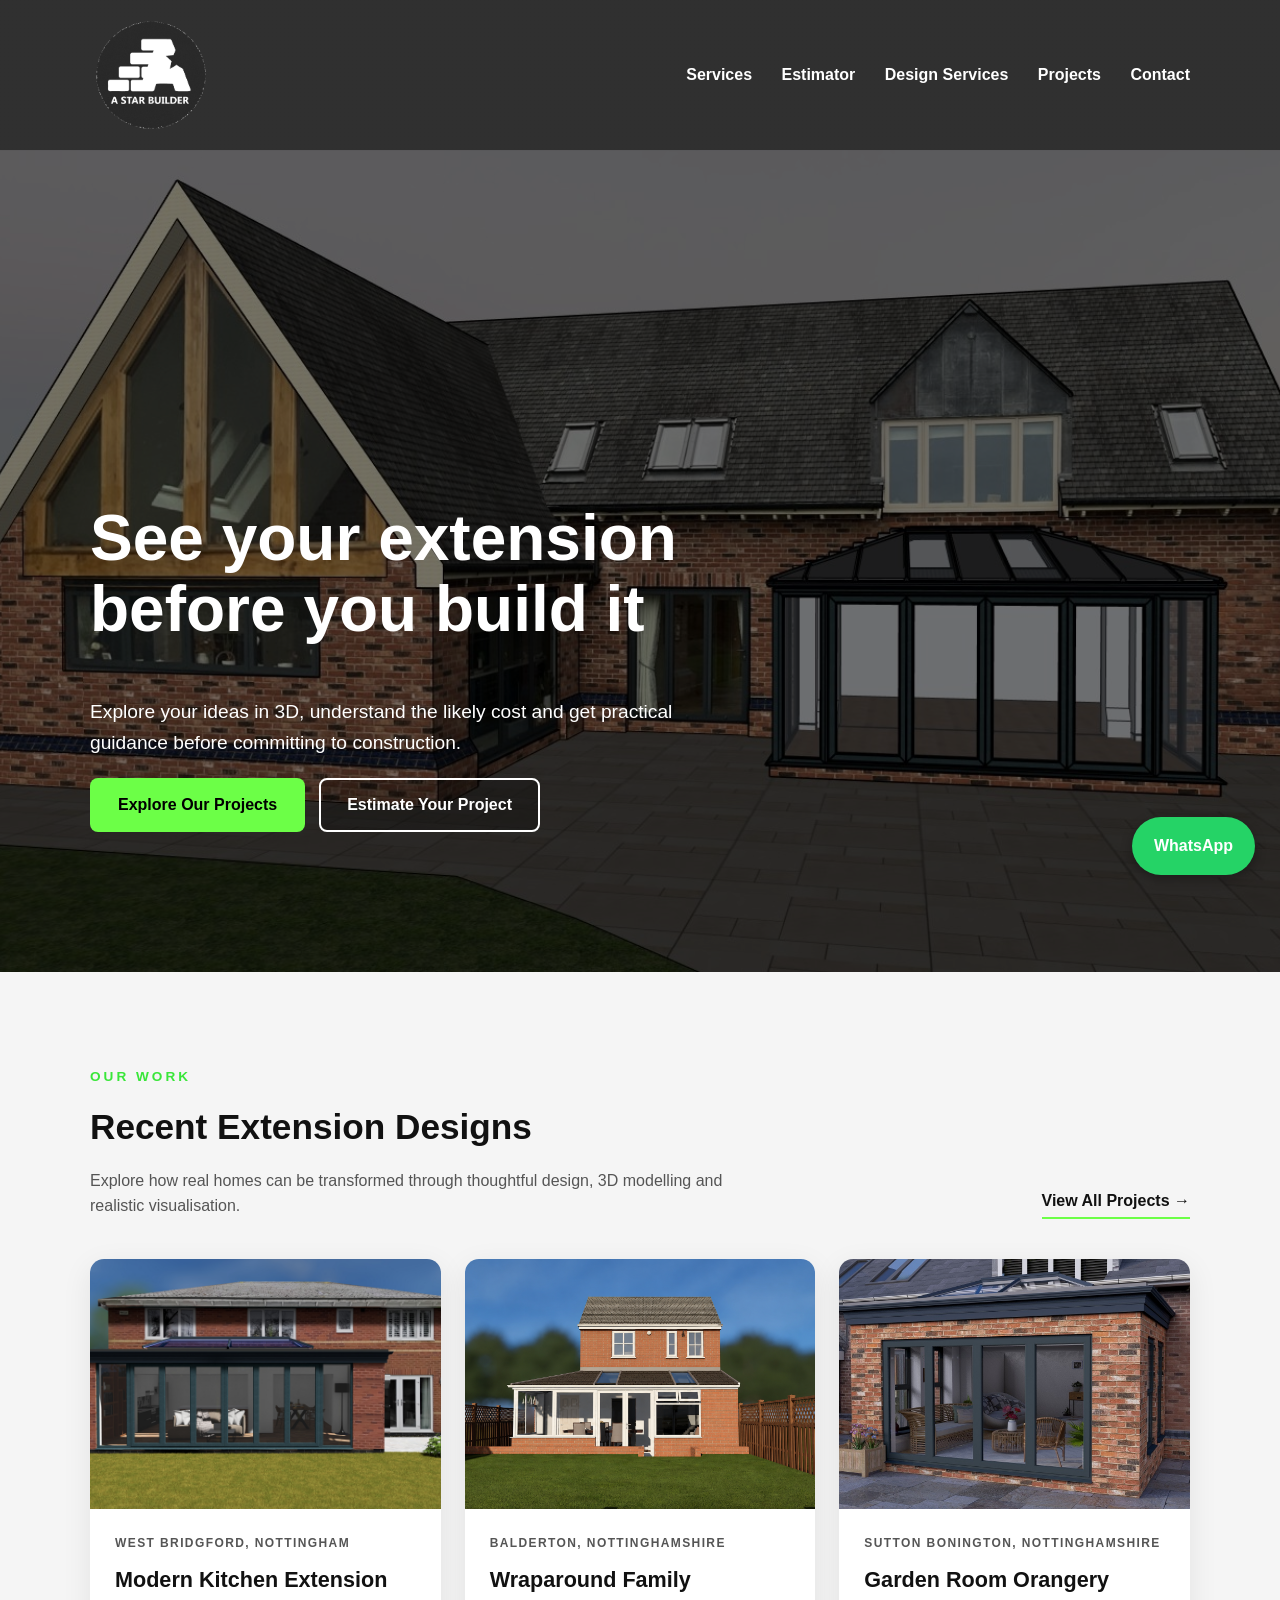
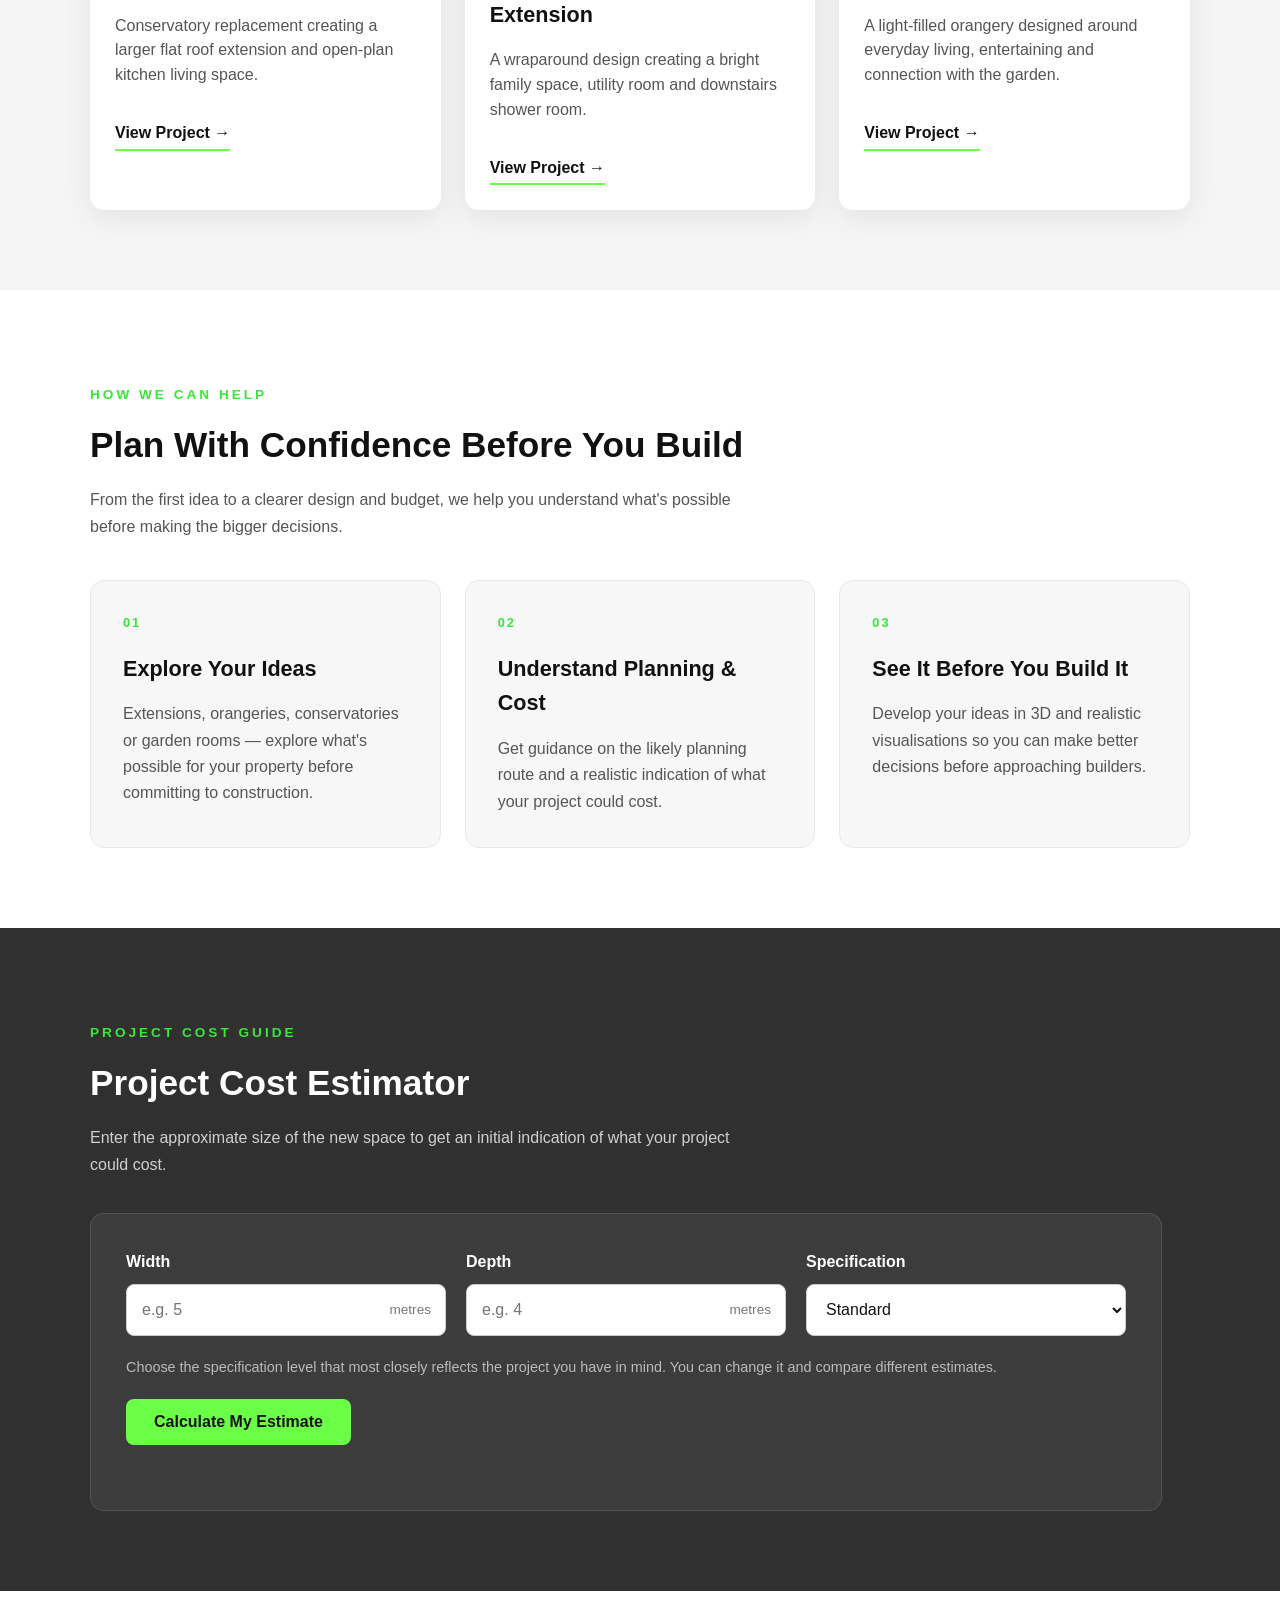
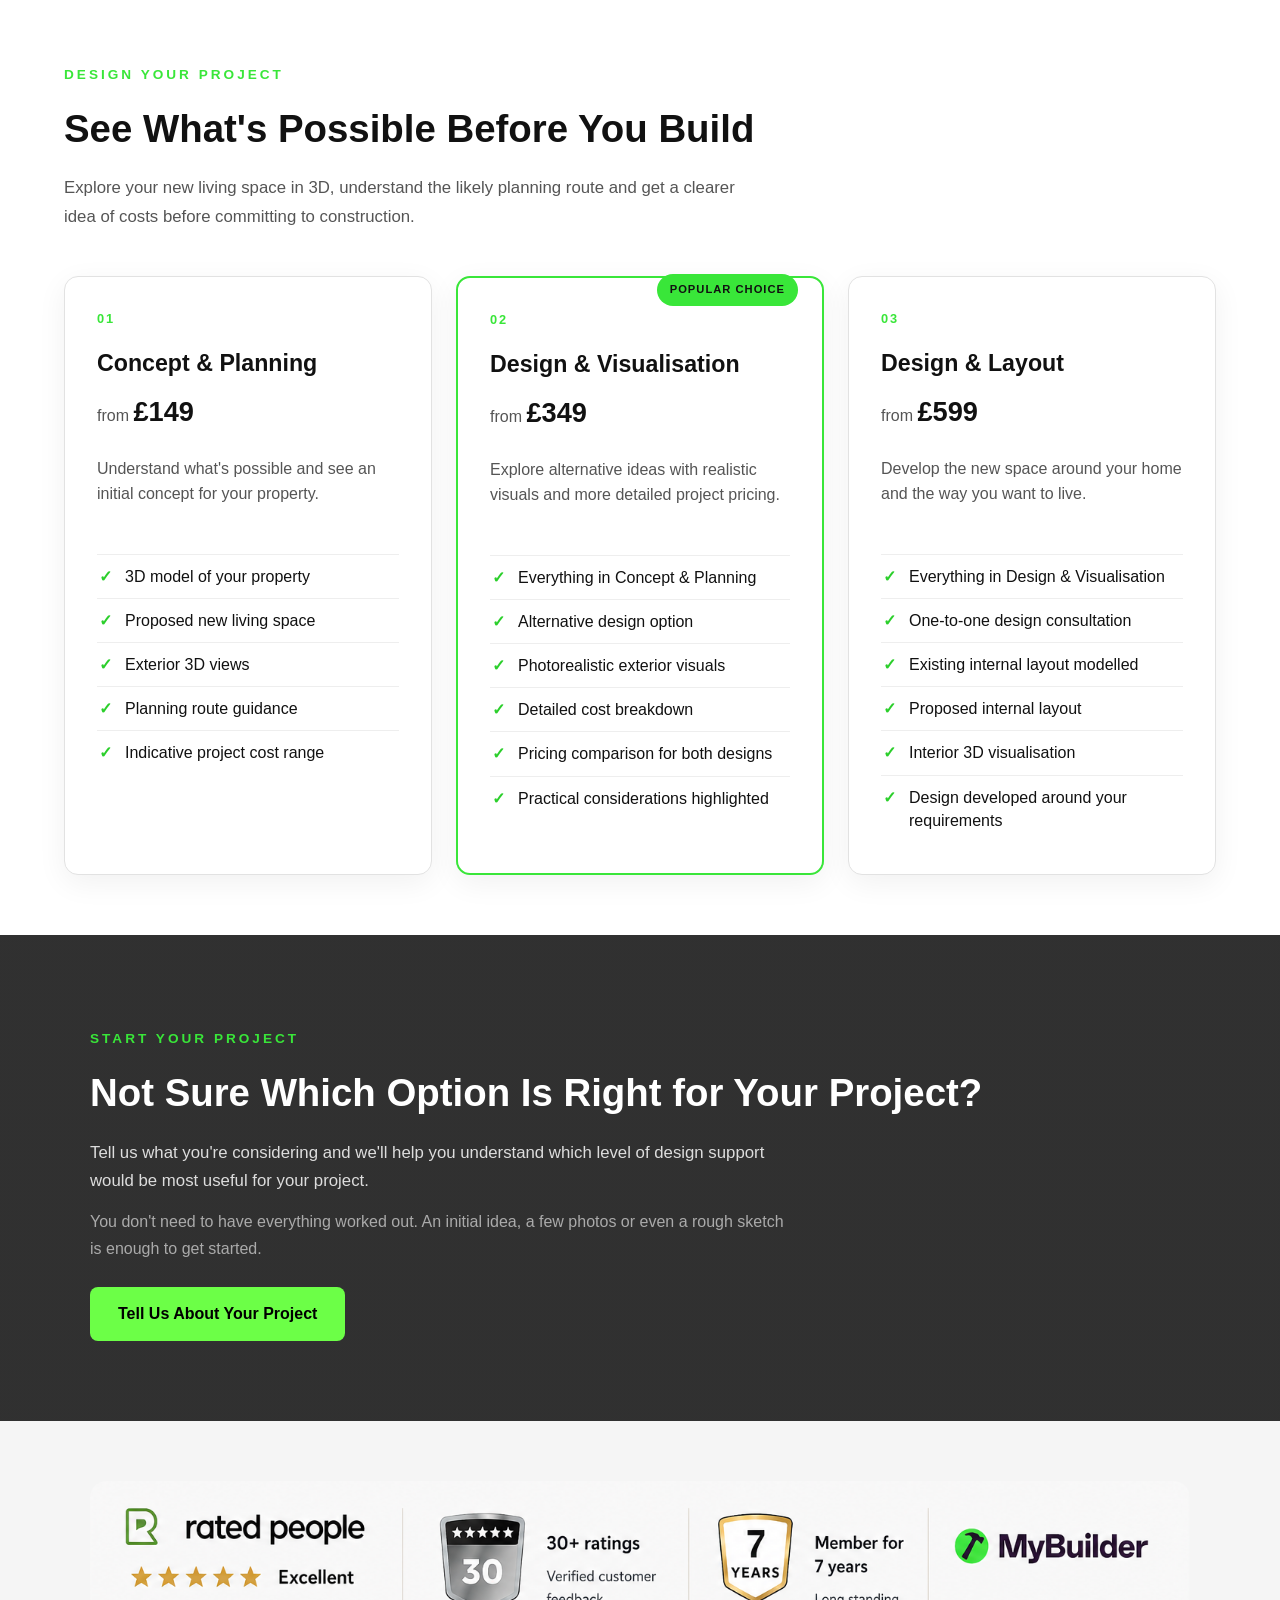
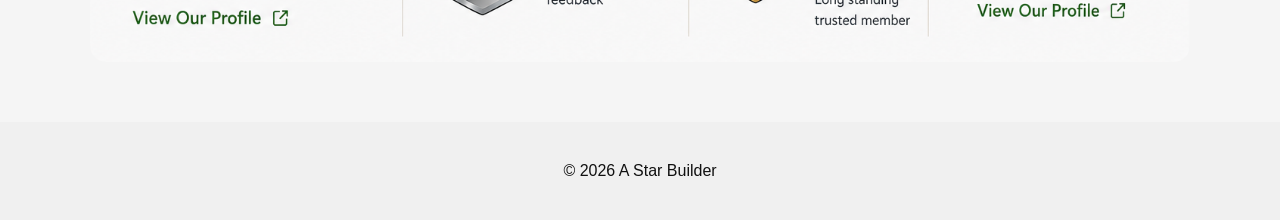
<file: index.html>
<!DOCTYPE html>
<html lang="en">
<head>
  <meta charset="UTF-8">
  <meta name="viewport" content="width=device-width, initial-scale=1.0">
  <title>A Star Builder | Extensions & Design Visualisation</title>
  <link rel="stylesheet" href="styles.css?v=7">
</head>
  
<body>

  <header>
    <div class="container">
      <div class="logo-container">
  <img src="logo.png" alt="A Star Builder Logo" style="height:120px;">
</div>
      <nav>
        <a href="#services">Services</a>
        <a href="#calculator">Estimator</a>
        <a href="#sketchup">Design Services</a>
        <a href="projects.html">Projects</a>
        <a href="#contact">Contact</a>
      </nav>
    </div>
  </header>

  <section class="hero">
    <div class="container">
      <h2>See your extension before you build it</h2>
      <p>Explore your ideas in 3D, understand the likely cost and get practical guidance before committing to construction.</p>
      <div class="hero-buttons">
    <a href="projects.html" class="btn">Explore Our Projects</a>
    <a href="#calculator" class="btn btn-secondary">Estimate Your Project</a>
</div>
    </div>
  </section>
  
<!-- FEATURED PROJECTS -->

<section class="featured-projects section">
    <div class="container">

        <p class="project-label">OUR WORK</p>

        <div class="featured-projects-heading">
            <div>
                <h2>Recent Extension Designs</h2>
                <p>
                    Explore how real homes can be transformed through thoughtful
                    design, 3D modelling and realistic visualisation.
                </p>
            </div>

            <a href="projects.html" class="project-link">
                View All Projects →
            </a>
        </div>


        <div class="featured-project-grid">

            <!-- WEST BRIDGFORD -->

            <article class="featured-project-card">

                <a href="project-west-bridgford.html">
                    <img src="projects/west-bridgford-extension/f8.jpg"
                         alt="Modern kitchen extension in West Bridgford">
                </a>

                <div class="featured-project-content">

                    <p class="project-location">
                        WEST BRIDGFORD, NOTTINGHAM
                    </p>

                    <h3>Modern Kitchen Extension</h3>

                    <p>
                        Conservatory replacement creating a larger flat roof
                        extension and open-plan kitchen living space.
                    </p>

                    <a href="project-west-bridgford.html"
                       class="project-link">
                        View Project →
                    </a>

                </div>

            </article>


            <!-- BALDERTON -->

            <article class="featured-project-card">

                <a href="project-balderton.html">
                    <img src="projects/balderton-extension/p8.png"
                         alt="Wraparound family extension in Balderton">
                </a>

                <div class="featured-project-content">

                    <p class="project-location">
                        BALDERTON, NOTTINGHAMSHIRE
                    </p>

                    <h3>Wraparound Family Extension</h3>

                    <p>
                        A wraparound design creating a bright family space,
                        utility room and downstairs shower room.
                    </p>

                    <a href="project-balderton.html"
                       class="project-link">
                        View Project →
                    </a>

                </div>

            </article>


            <!-- SUTTON BONINGTON -->

            <article class="featured-project-card">

                <a href="project-sutton-bonington.html">
                    <img src="projects/sutton-bonington-extension/w8.jpg"
                         alt="Garden room orangery in Sutton Bonington">
                </a>

                <div class="featured-project-content">

                    <p class="project-location">
                        SUTTON BONINGTON, NOTTINGHAMSHIRE
                    </p>

                    <h3>Garden Room Orangery</h3>

                    <p>
                        A light-filled orangery designed around everyday
                        living, entertaining and connection with the garden.
                    </p>

                    <a href="project-sutton-bonington.html"
                       class="project-link">
                        View Project →
                    </a>

                </div>

            </article>

        </div>

    </div>
</section>
  
  <section id="services" class="section services-section">
    <div class="container">

        <p class="service-label">HOW WE CAN HELP</p>
        <h2>Plan With Confidence Before You Build</h2>

        <p class="services-intro">
            From the first idea to a clearer design and budget, we help you understand
            what's possible before making the bigger decisions.
        </p>

        <div class="services-grid">

            <div class="service-card">
                <p class="service-number">01</p>
                <h3>Explore Your Ideas</h3>
                <p>
                    Extensions, orangeries, conservatories or garden rooms —
                    explore what's possible for your property before committing
                    to construction.
                </p>
            </div>

            <div class="service-card">
                <p class="service-number">02</p>
                <h3>Understand Planning &amp; Cost</h3>
                <p>
                    Get guidance on the likely planning route and a realistic
                    indication of what your project could cost.
                </p>
            </div>

            <div class="service-card">
                <p class="service-number">03</p>
                <h3>See It Before You Build It</h3>
                <p>
                    Develop your ideas in 3D and realistic visualisations so you
                    can make better decisions before approaching builders.
                </p>
            </div>

        </div>

    </div>
</section>

  <section id="calculator" class="section dark estimator-section">
    <div class="container">

        <p class="estimator-label">PROJECT COST GUIDE</p>
        <h2>Project Cost Estimator</h2>

        <p class="estimator-intro">
            Enter the approximate size of the new space to get an initial indication
            of what your project could cost.
        </p>

        <div class="estimator-box">

            <div class="estimator-fields">

                <div class="estimator-field">
                    <label for="width">Width</label>
                    <div class="input-with-unit">
                        <input type="number" id="width" min="1" step="0.1" placeholder="e.g. 5">
                        <span>metres</span>
                    </div>
                </div>

                <div class="estimator-field">
                    <label for="depth">Depth</label>
                    <div class="input-with-unit">
                        <input type="number" id="depth" min="1" step="0.1" placeholder="e.g. 4">
                        <span>metres</span>
                    </div>
                </div>

                <div class="estimator-field">
                    <label for="quality">Specification</label>
                    <select id="quality">
                        <option value="2200">Value</option>
                        <option value="2800" selected>Standard</option>
                        <option value="3500">Premium</option>
                    </select>
                </div>

            </div>

            <p class="estimator-note">
                Choose the specification level that most closely reflects the project
                you have in mind. You can change it and compare different estimates.
            </p>

            <button class="estimator-button" onclick="calculate()">
                Calculate My Estimate
            </button>

            <div id="result" class="estimator-result"></div>

        </div>

    </div>
</section>

  <section id="sketchup" class="section">
    <div class="container design-services">

    <p class="service-label">DESIGN YOUR PROJECT</p>

    <h2>See What's Possible Before You Build</h2>

    <p class="service-intro">
        Explore your new living space in 3D, understand the likely planning route
        and get a clearer idea of costs before committing to construction.
    </p>

    <div class="design-package-grid">

        <!-- PACKAGE 1 -->
        <div class="design-package">
            <p class="package-number">01</p>
            <h3>Concept &amp; Planning</h3>
            <p class="package-price">from <strong>£149</strong></p>

            <p class="package-description">
                Understand what's possible and see an initial concept for your property.
            </p>

            <ul class="package-features">
                <li>3D model of your property</li>
                <li>Proposed new living space</li>
                <li>Exterior 3D views</li>
                <li>Planning route guidance</li>
                <li>Indicative project cost range</li>
            </ul>
        </div>

        <!-- PACKAGE 2 -->
        <div class="design-package featured-package">
            <p class="package-badge">POPULAR CHOICE</p>
            <p class="package-number">02</p>
            <h3>Design &amp; Visualisation</h3>
            <p class="package-price">from <strong>£349</strong></p>

            <p class="package-description">
                Explore alternative ideas with realistic visuals and more detailed project pricing.
            </p>

            <ul class="package-features">
                <li>Everything in Concept &amp; Planning</li>
                <li>Alternative design option</li>
                <li>Photorealistic exterior visuals</li>
                <li>Detailed cost breakdown</li>
                <li>Pricing comparison for both designs</li>
                <li>Practical considerations highlighted</li>
            </ul>
        </div>

        <!-- PACKAGE 3 -->
        <div class="design-package">
            <p class="package-number">03</p>
            <h3>Design &amp; Layout</h3>
            <p class="package-price">from <strong>£599</strong></p>

            <p class="package-description">
                Develop the new space around your home and the way you want to live.
            </p>

            <ul class="package-features">
                <li>Everything in Design &amp; Visualisation</li>
                <li>One-to-one design consultation</li>
                <li>Existing internal layout modelled</li>
                <li>Proposed internal layout</li>
                <li>Interior 3D visualisation</li>
                <li>Design developed around your requirements</li>
            </ul>
        </div>

    </div>

    

</div>
</section>

  <section id="contact" class="section dark">
  <div class="container">
    <p class="contact-label">START YOUR PROJECT</p>

    <h2>Not Sure Which Option Is Right for Your Project?</h2>
    <p class="contact-intro">
  Tell us what you're considering and we'll help you understand which level
  of design support would be most useful for your project.
</p>

    <p class="contact-reassurance">
      You don't need to have everything worked out. An initial idea, a few photos
      or even a rough sketch is enough to get started.
    </p>

    <a class="btn" href="mailto:info@astarbuilder.co.uk">
      Tell Us About Your Project
    </a>
  </div>
</section>
   
    </a>
  </div>
</section>
  
  <section class="trust-section">
  <div class="container">

   <a href="https://www.ratedpeople.com/profile/edgars-staltmanis" target="_blank">

  <img src="trust-banner.png"
       alt="Rated People and MyBuilder Trust Banner"
       class="trust-banner">

</a>
  </div>
</section>
  
  <footer>
    <p>© 2026 A Star Builder</p>
  </footer>

  <script src="script.js?v=2"></script>
  <a href="https://wa.me/447548393451" 
   class="whatsapp-button" 
   target="_blank">

   WhatsApp

</a>
</body>
</html>
</file>
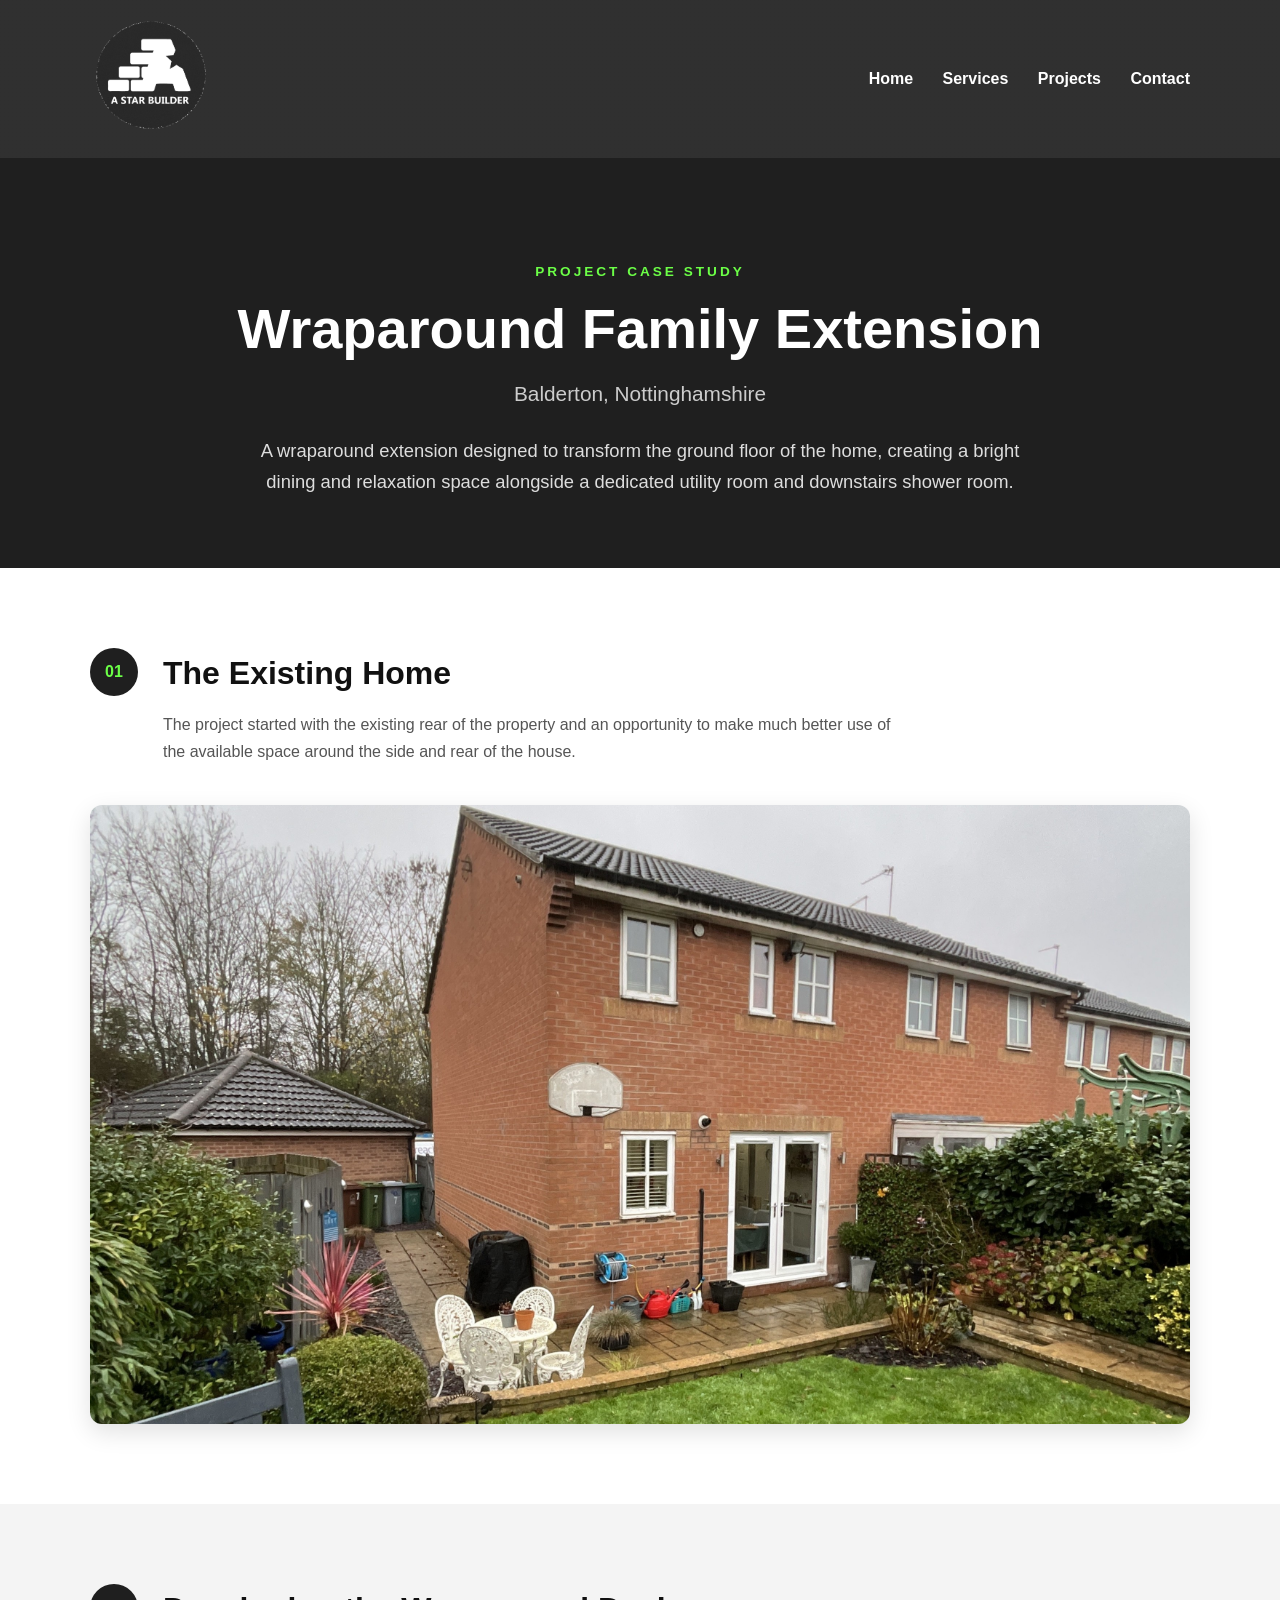
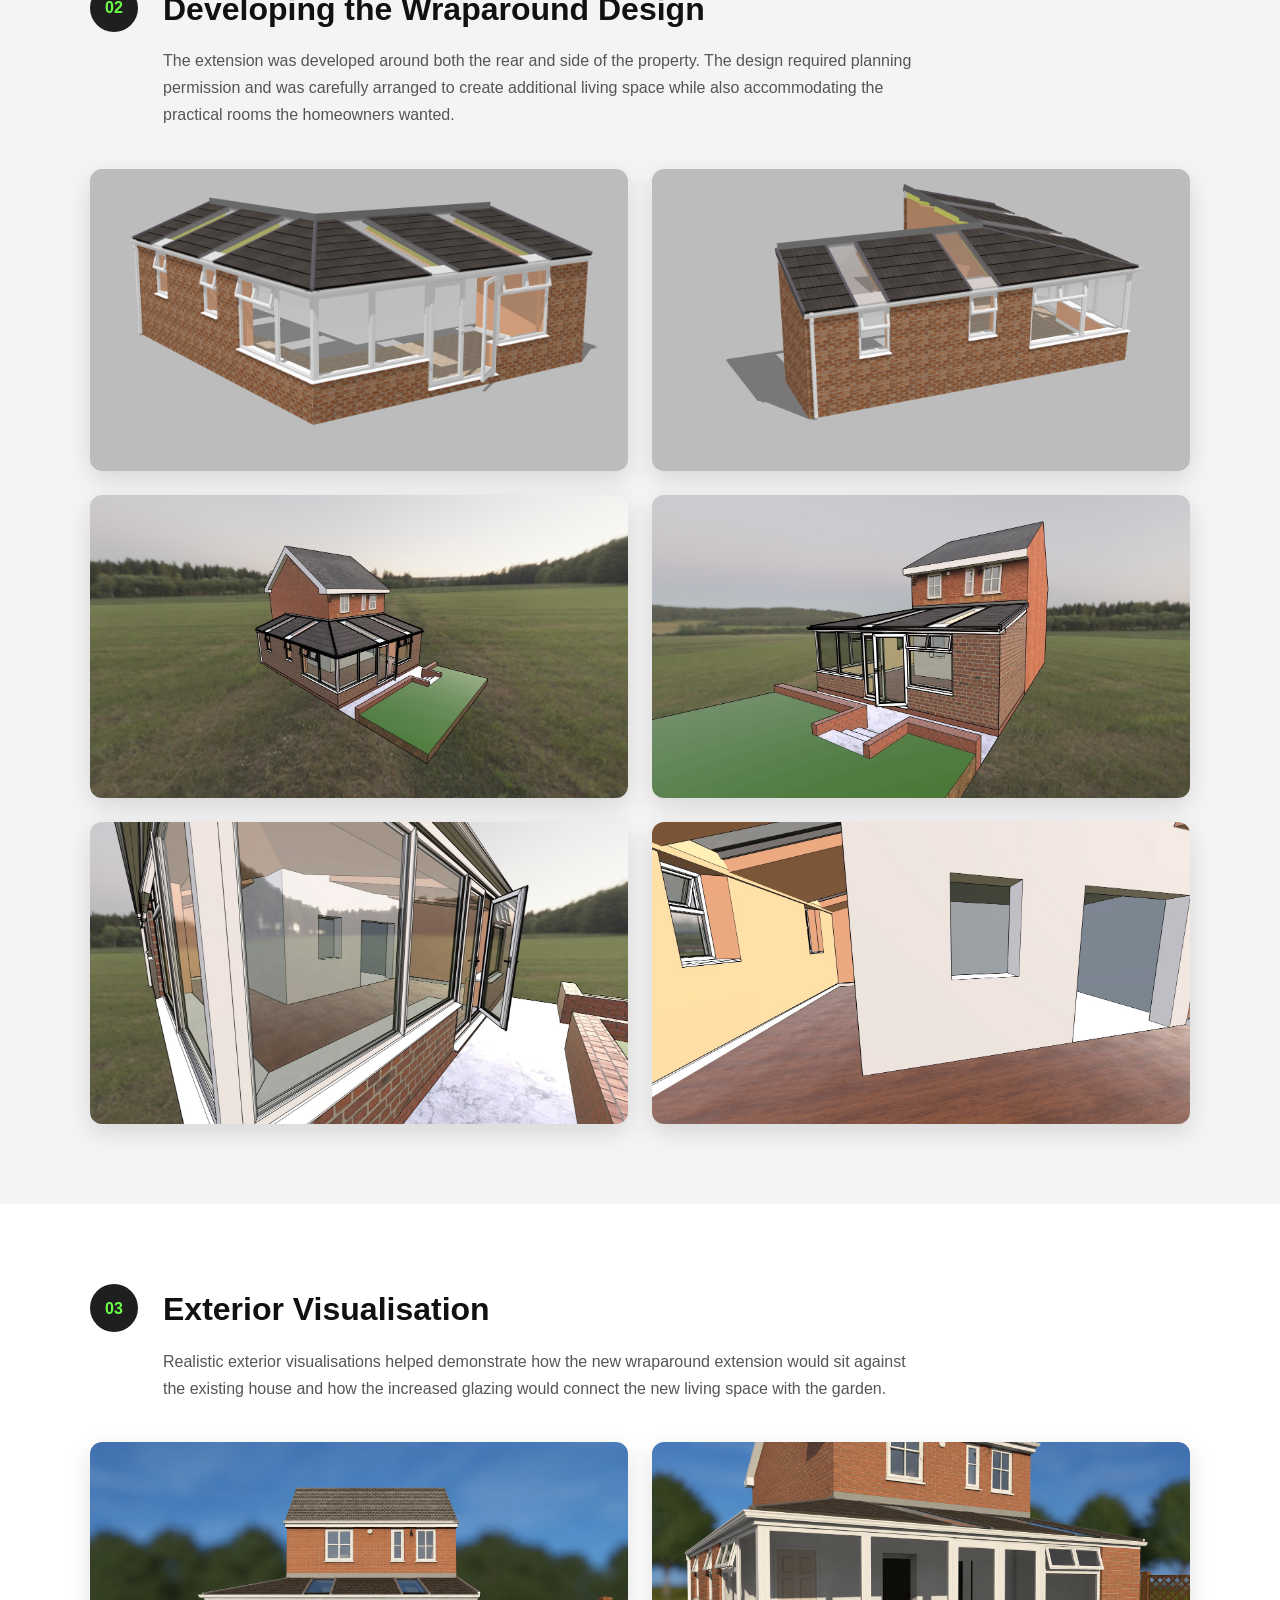
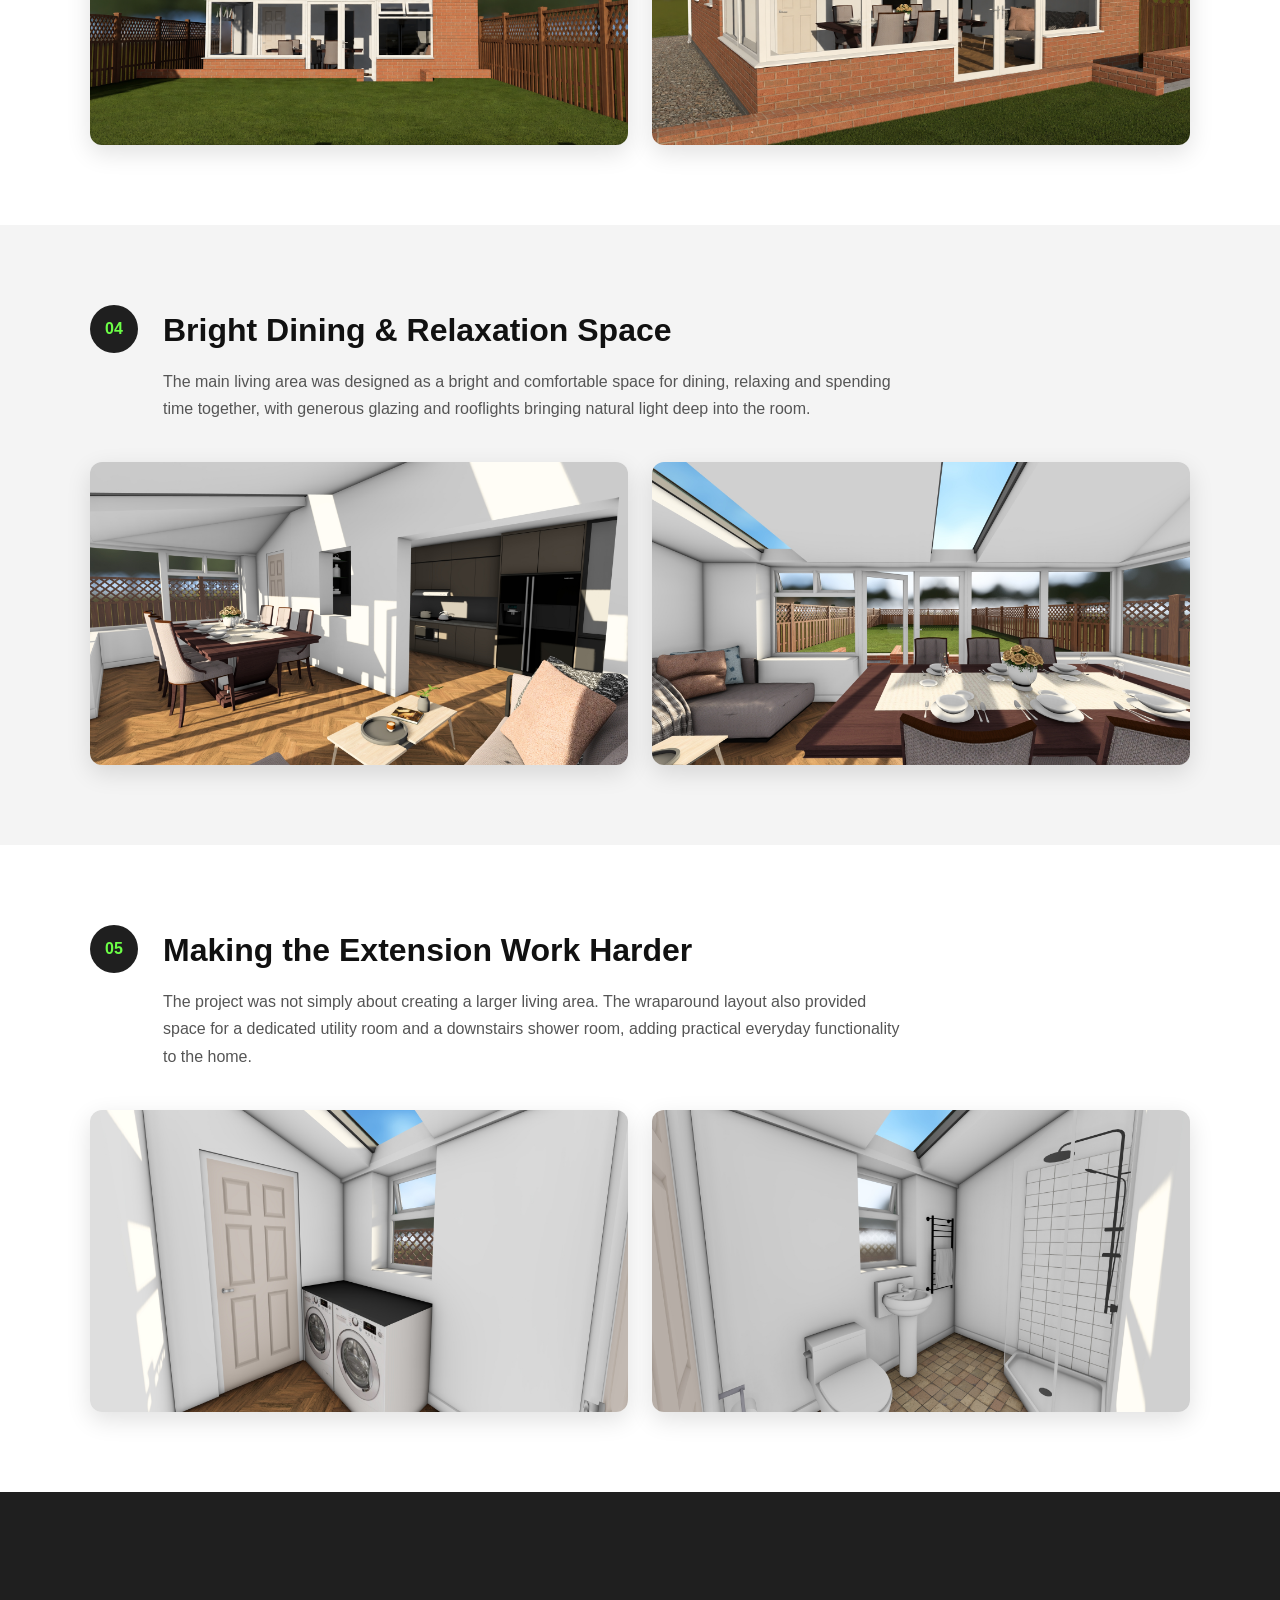
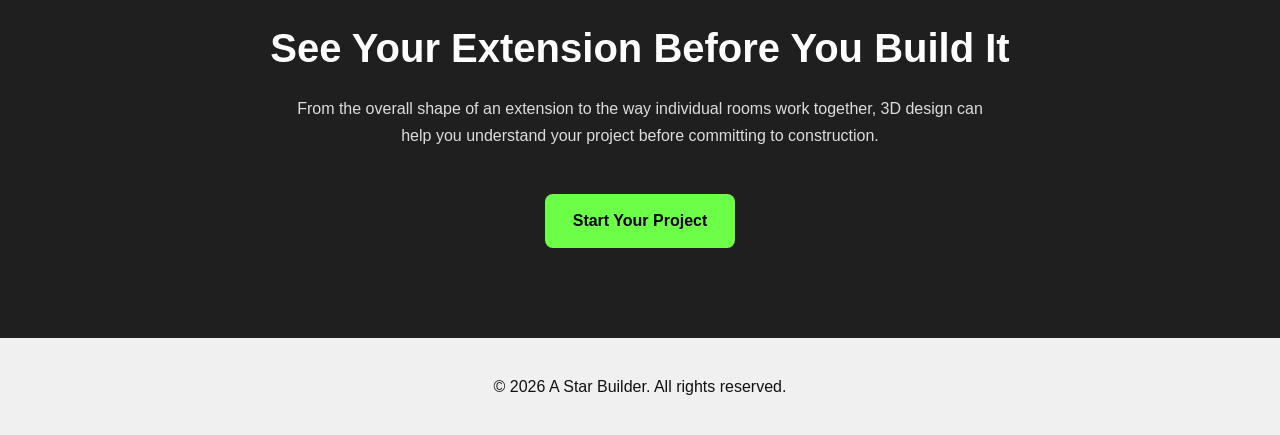
<file: project-balderton.html>
<!DOCTYPE html>
<html lang="en">

<head>
  <meta charset="UTF-8">
  <meta name="viewport" content="width=device-width, initial-scale=1.0">

  <title>Wraparound Family Extension | Balderton | A Star Builder</title>

  <meta name="description"
        content="Explore the design of a wraparound extension in Balderton, Nottinghamshire, creating a bright dining and living area, utility room and downstairs shower room.">

  <link rel="stylesheet" href="styles.css">
</head>


<body>

<!-- HEADER -->

<header>
  <div class="container">

    <a href="index.html">
      <img src="logo.png"
           alt="A Star Builder"
           style="height:120px; width:auto;">
    </a>

    <nav>
      <a href="index.html">Home</a>
      <a href="index.html#services">Services</a>
      <a href="projects.html">Projects</a>
      <a href="index.html#contact">Contact</a>
    </nav>

  </div>
</header>


<!-- PROJECT INTRO -->

<section class="project-hero">
  <div class="container">

    <p class="project-label">PROJECT CASE STUDY</p>

    <h1>Wraparound Family Extension</h1>

    <h2>Balderton, Nottinghamshire</h2>

    <p class="project-intro">
      A wraparound extension designed to transform the ground floor of the
      home, creating a bright dining and relaxation space alongside a
      dedicated utility room and downstairs shower room.
    </p>

  </div>
</section>


<!-- 01 EXISTING HOME -->

<section class="project-section">
  <div class="container">

    <div class="project-heading">
      <span>01</span>

      <div>
        <h2>The Existing Home</h2>

        <p>
          The project started with the existing rear of the property and an
          opportunity to make much better use of the available space around
          the side and rear of the house.
        </p>
      </div>
    </div>

    <div class="gallery gallery-single">

      <img src="projects/balderton-extension/p1.JPG"
           alt="Existing home before the Balderton wraparound extension"
           loading="lazy">

    </div>

  </div>
</section>


<!-- 02 DESIGN DEVELOPMENT -->

<section class="project-section project-section-alt">
  <div class="container">

    <div class="project-heading">
      <span>02</span>

      <div>
        <h2>Developing the Wraparound Design</h2>

        <p>
          The extension was developed around both the rear and side of the
          property. The design required planning permission and was carefully
          arranged to create additional living space while also accommodating
          the practical rooms the homeowners wanted.
        </p>
      </div>
    </div>

    <div class="gallery gallery-two">

      <img src="projects/balderton-extension/p2.png"
           alt="Initial 3D design of the Balderton wraparound extension"
           loading="lazy">

      <img src="projects/balderton-extension/p3.png"
           alt="Side view of the proposed wraparound extension"
           loading="lazy">

      <img src="projects/balderton-extension/p4.jpg"
           alt="Exterior design development for the wraparound extension"
           loading="lazy">

      <img src="projects/balderton-extension/P5.jpg"
           alt="Rear exterior design of the Balderton extension"
           loading="lazy">

      <img src="projects/balderton-extension/P6.jpg"
           alt="Detailed exterior view of the proposed extension"
           loading="lazy">

      <img src="projects/balderton-extension/P7.jpg"
           alt="Design view showing the connection between the existing home and extension"
           loading="lazy">

    </div>

  </div>
</section>


<!-- 03 EXTERIOR VISUALISATION -->

<section class="project-section">
  <div class="container">

    <div class="project-heading">
      <span>03</span>

      <div>
        <h2>Exterior Visualisation</h2>

        <p>
          Realistic exterior visualisations helped demonstrate how the new
          wraparound extension would sit against the existing house and how
          the increased glazing would connect the new living space with the
          garden.
        </p>
      </div>
    </div>

    <div class="gallery gallery-two">

      <img src="projects/balderton-extension/p8.png"
           alt="Rear visualisation of the completed wraparound extension"
           loading="lazy">

      <img src="projects/balderton-extension/p9.png"
           alt="Corner view of the proposed Balderton extension"
           loading="lazy">

    </div>

  </div>
</section>


<!-- 04 LIVING AND DINING -->

<section class="project-section project-section-alt">
  <div class="container">

    <div class="project-heading">
      <span>04</span>

      <div>
        <h2>Bright Dining &amp; Relaxation Space</h2>

        <p>
          The main living area was designed as a bright and comfortable
          space for dining, relaxing and spending time together, with generous
          glazing and rooflights bringing natural light deep into the room.
        </p>
      </div>
    </div>

    <div class="gallery gallery-two">

      <img src="projects/balderton-extension/p10.jpg"
           alt="Interior visualisation of the new dining and living area"
           loading="lazy">

      <img src="projects/balderton-extension/p11.jpg"
           alt="Bright family relaxation area within the wraparound extension"
           loading="lazy">

    </div>

  </div>
</section>


<!-- 05 PRACTICAL SPACES -->

<section class="project-section">
  <div class="container">

    <div class="project-heading">
      <span>05</span>

      <div>
        <h2>Making the Extension Work Harder</h2>

        <p>
          The project was not simply about creating a larger living area.
          The wraparound layout also provided space for a dedicated utility
          room and a downstairs shower room, adding practical everyday
          functionality to the home.
        </p>
      </div>
    </div>

    <div class="gallery gallery-two">

      <img src="projects/balderton-extension/p12.jpg"
           alt="Utility room incorporated into the extension design"
           loading="lazy">

      <img src="projects/balderton-extension/p13.jpg"
           alt="Downstairs shower room incorporated into the extension design"
           loading="lazy">

    </div>

  </div>
</section>


<!-- CALL TO ACTION -->

<section class="project-cta">
  <div class="container">

    <h2>See Your Extension Before You Build It</h2>

    <p>
      From the overall shape of an extension to the way individual rooms
      work together, 3D design can help you understand your project before
      committing to construction.
    </p>

    <a href="index.html#contact" class="btn">
      Start Your Project
    </a>

  </div>
</section>


<!-- FOOTER -->

<footer>
  <div class="container">

    <p>&copy; 2026 A Star Builder. All rights reserved.</p>

  </div>
</footer>


</body>
</html>
</file>
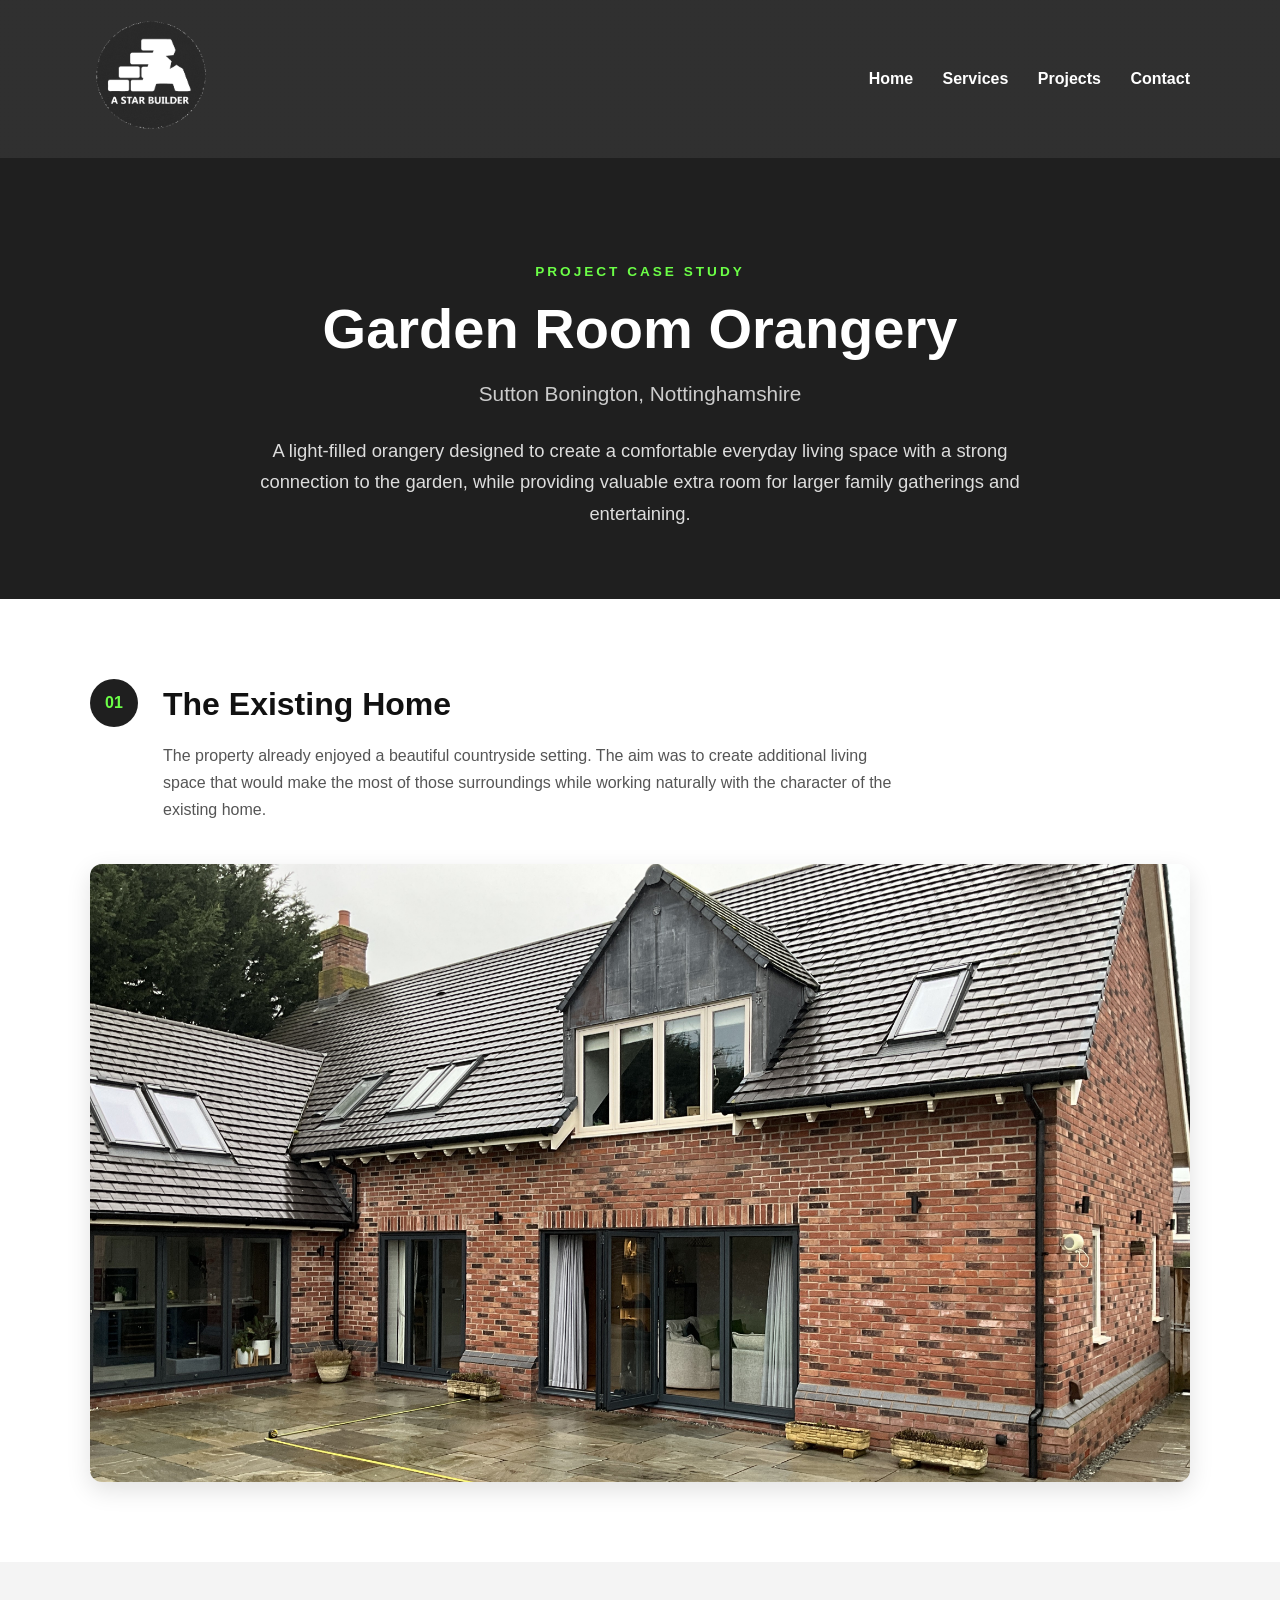
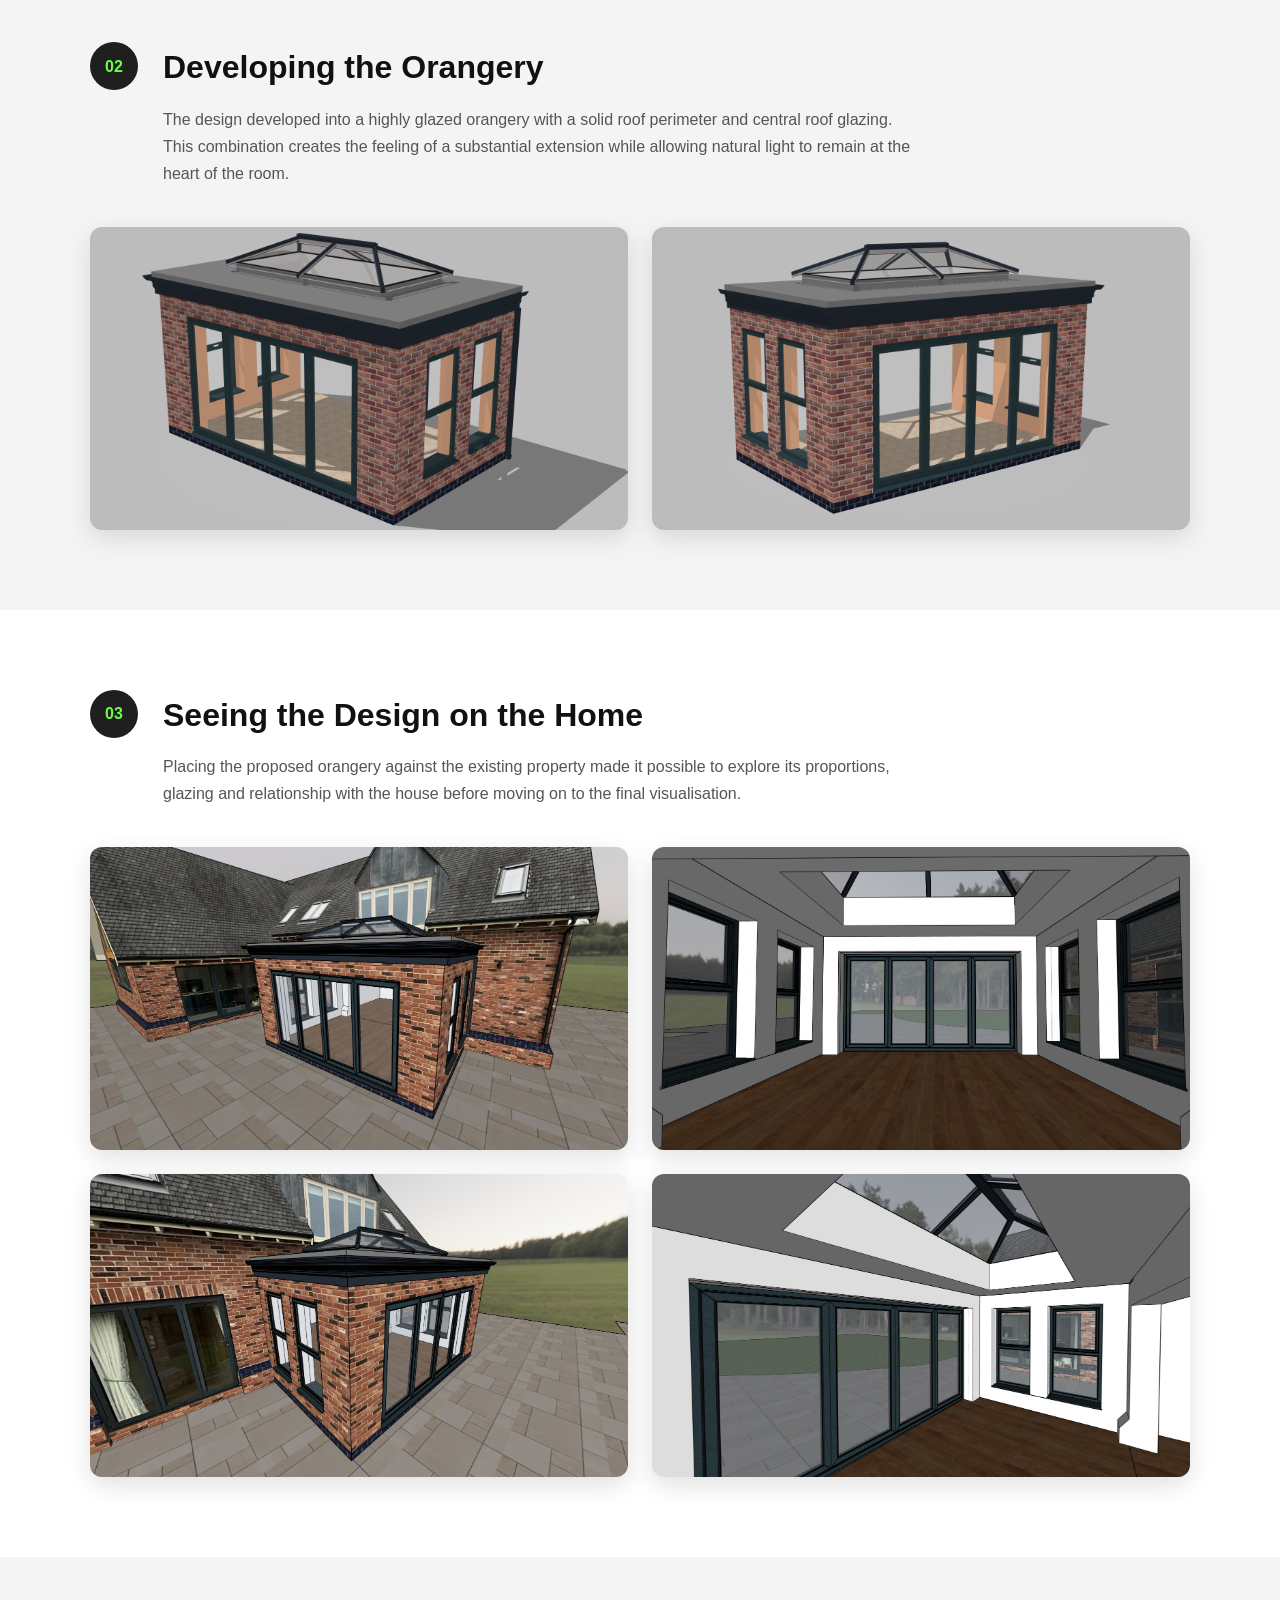
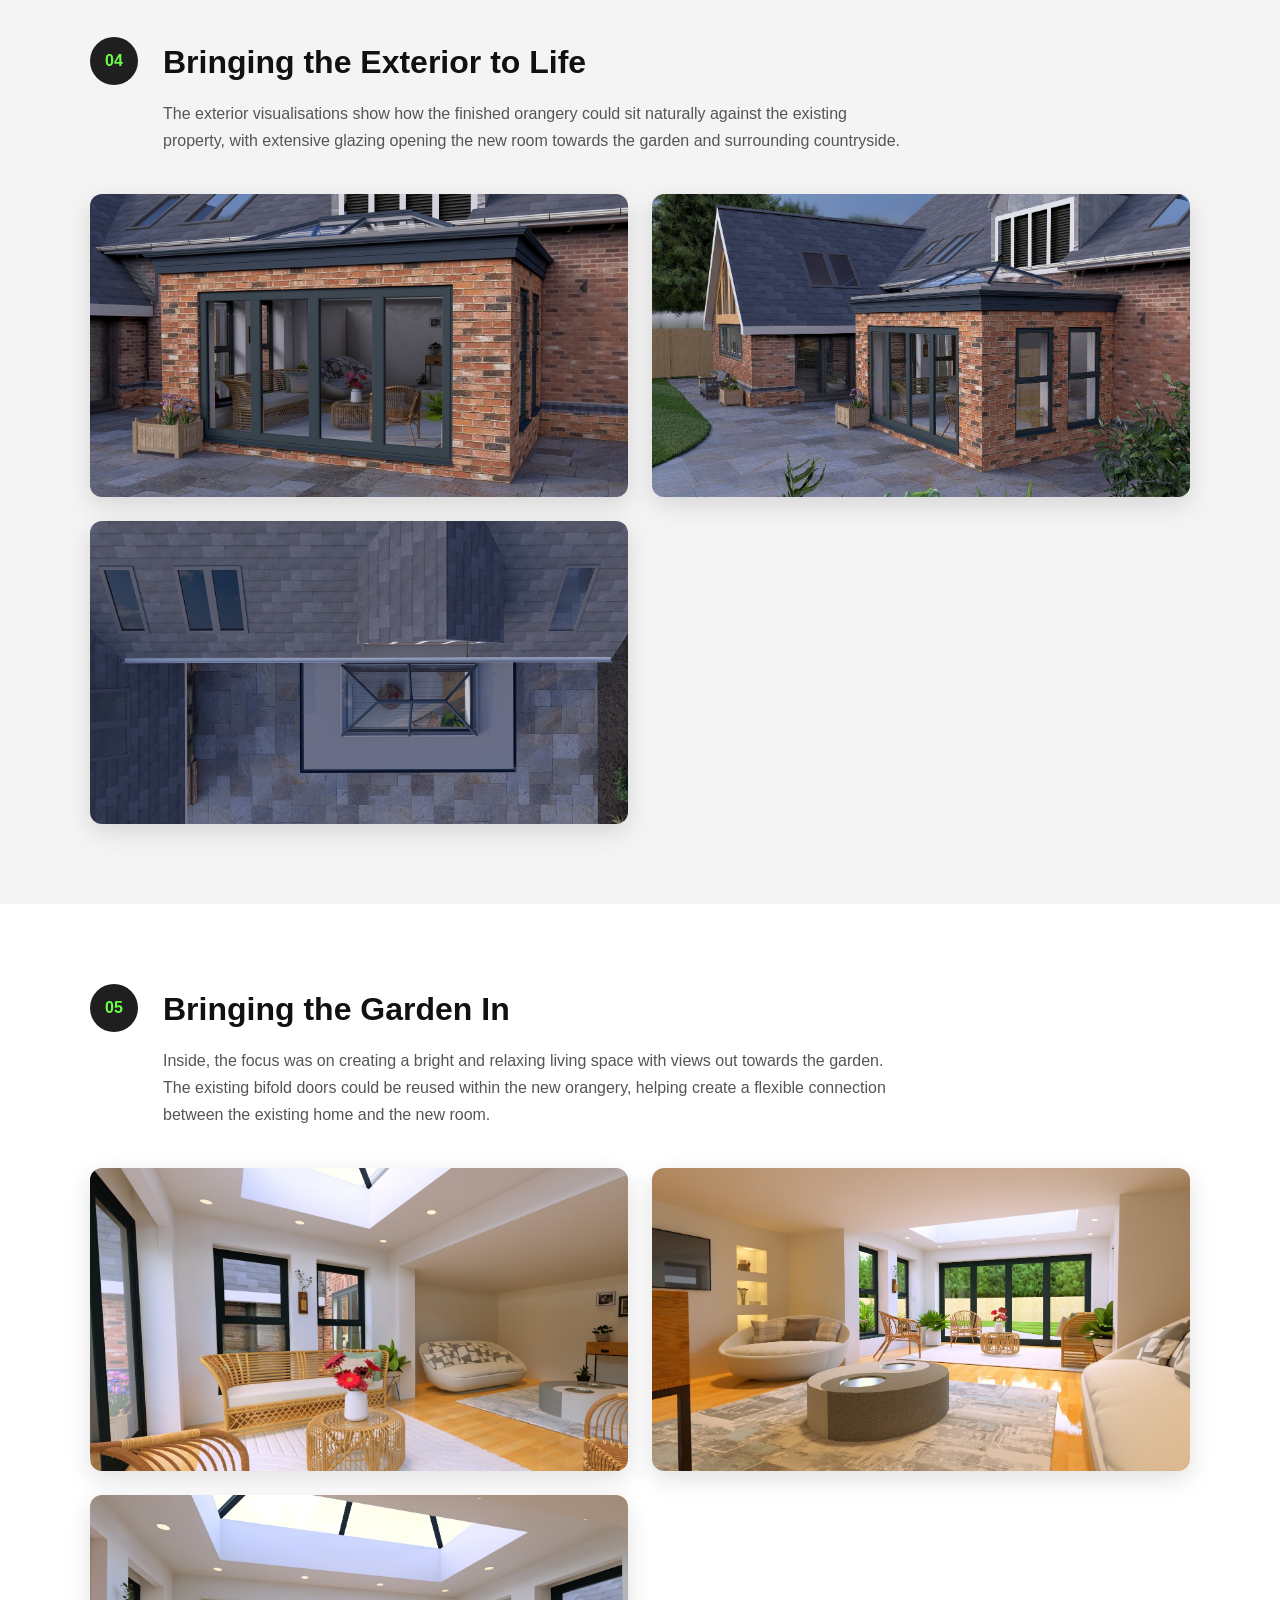
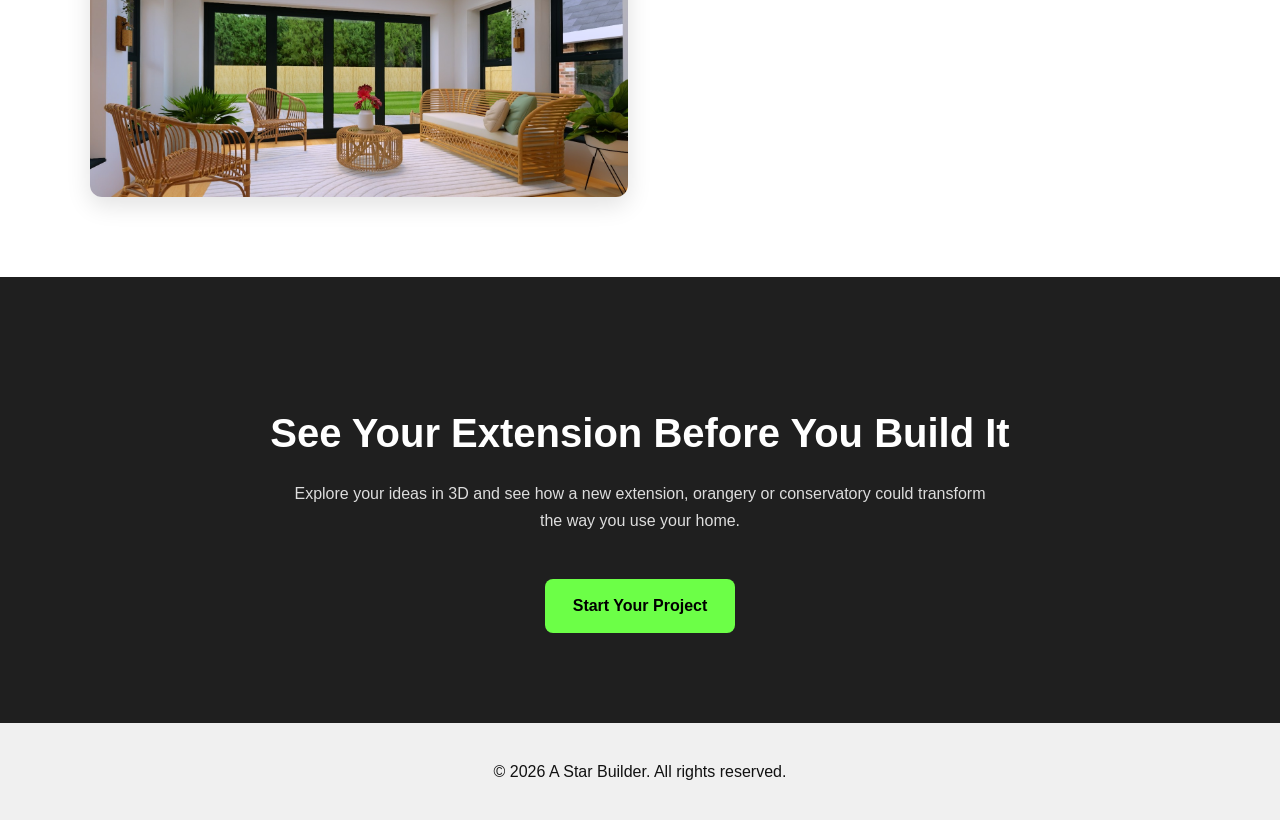
<file: project-sutton-bonington.html>
<!DOCTYPE html>
<html lang="en">

<head>
  <meta charset="UTF-8">
  <meta name="viewport" content="width=device-width, initial-scale=1.0">

  <title>Garden Room Orangery | Sutton Bonington | A Star Builder</title>

  <meta name="description"
        content="Explore the design of a light-filled orangery in Sutton Bonington, Nottinghamshire, created to connect the home with the garden and provide flexible space for everyday living and entertaining.">

  <link rel="stylesheet" href="styles.css">
</head>


<body>

<!-- HEADER -->

<header>
  <div class="container">

    <a href="index.html">
      <img src="logo.png"
           alt="A Star Builder"
           style="height:120px; width:auto;">
    </a>

    <nav>
      <a href="index.html">Home</a>
      <a href="index.html#services">Services</a>
      <a href="projects.html">Projects</a>
      <a href="index.html#contact">Contact</a>
    </nav>

  </div>
</header>


<!-- PROJECT INTRO -->

<section class="project-hero">
  <div class="container">

    <p class="project-label">PROJECT CASE STUDY</p>

    <h1>Garden Room Orangery</h1>

    <h2>Sutton Bonington, Nottinghamshire</h2>

    <p class="project-intro">
      A light-filled orangery designed to create a comfortable everyday
      living space with a strong connection to the garden, while providing
      valuable extra room for larger family gatherings and entertaining.
    </p>

  </div>
</section>


<!-- 01 EXISTING HOME -->

<section class="project-section">
  <div class="container">

    <div class="project-heading">
      <span>01</span>

      <div>
        <h2>The Existing Home</h2>

        <p>
          The property already enjoyed a beautiful countryside setting.
          The aim was to create additional living space that would make
          the most of those surroundings while working naturally with
          the character of the existing home.
        </p>
      </div>
    </div>

    <div class="gallery gallery-single">

      <img src="projects/sutton-bonington-extension/w1.JPG"
           alt="Existing Sutton Bonington home before the orangery design"
           loading="lazy">

    </div>

  </div>
</section>


<!-- 02 DESIGN DEVELOPMENT -->

<section class="project-section project-section-alt">
  <div class="container">

    <div class="project-heading">
      <span>02</span>

      <div>
        <h2>Developing the Orangery</h2>

        <p>
          The design developed into a highly glazed orangery with a solid
          roof perimeter and central roof glazing. This combination creates
          the feeling of a substantial extension while allowing natural
          light to remain at the heart of the room.
        </p>
      </div>
    </div>

    <div class="gallery gallery-two">

      <img src="projects/sutton-bonington-extension/w2.png"
           alt="Initial 3D model of the Sutton Bonington orangery"
           loading="lazy">

      <img src="projects/sutton-bonington-extension/w3.png"
           alt="Alternative view of the orangery 3D design"
           loading="lazy">

    </div>

  </div>
</section>


<!-- 03 DESIGN ON THE PROPERTY -->

<section class="project-section">
  <div class="container">

    <div class="project-heading">
      <span>03</span>

      <div>
        <h2>Seeing the Design on the Home</h2>

        <p>
          Placing the proposed orangery against the existing property made
          it possible to explore its proportions, glazing and relationship
          with the house before moving on to the final visualisation.
        </p>
      </div>
    </div>

    <div class="gallery gallery-two">

      <img src="projects/sutton-bonington-extension/w4.jpg"
           alt="Orangery design shown against the existing property"
           loading="lazy">

      <img src="projects/sutton-bonington-extension/w5.jpg"
           alt="Interior view of the proposed orangery structure"
           loading="lazy">

      <img src="projects/sutton-bonington-extension/w6.jpg"
           alt="Exterior design development of the Sutton Bonington orangery"
           loading="lazy">

      <img src="projects/sutton-bonington-extension/w7.jpg"
           alt="View showing the orangery connection with the existing home"
           loading="lazy">

    </div>

  </div>
</section>


<!-- 04 EXTERIOR VISUALISATION -->

<section class="project-section project-section-alt">
  <div class="container">

    <div class="project-heading">
      <span>04</span>

      <div>
        <h2>Bringing the Exterior to Life</h2>

        <p>
          The exterior visualisations show how the finished orangery could
          sit naturally against the existing property, with extensive glazing
          opening the new room towards the garden and surrounding countryside.
        </p>
      </div>
    </div>

    <div class="gallery gallery-two">

      <img src="projects/sutton-bonington-extension/w8.jpg"
           alt="Exterior visualisation of the Sutton Bonington orangery"
           loading="lazy">

      <img src="projects/sutton-bonington-extension/w9.jpg"
           alt="Garden view of the proposed orangery"
           loading="lazy">

      <img src="projects/sutton-bonington-extension/w10.jpg"
           alt="Evening exterior visualisation of the orangery"
           loading="lazy">

    </div>

  </div>
</section>


<!-- 05 INTERIOR -->

<section class="project-section">
  <div class="container">

    <div class="project-heading">
      <span>05</span>

      <div>
        <h2>Bringing the Garden In</h2>

        <p>
          Inside, the focus was on creating a bright and relaxing living
          space with views out towards the garden. The existing bifold doors
          could be reused within the new orangery, helping create a flexible
          connection between the existing home and the new room.
        </p>
      </div>
    </div>

    <div class="gallery gallery-two">

      <img src="projects/sutton-bonington-extension/w11.jpg"
           alt="Interior visualisation of the orangery living space"
           loading="lazy">

      <img src="projects/sutton-bonington-extension/w12.jpg"
           alt="Bright orangery interior overlooking the garden"
           loading="lazy">

      <img src="projects/sutton-bonington-extension/w13.jpg"
           alt="Orangery interior designed for relaxing and entertaining"
           loading="lazy">

    </div>

  </div>
</section>


<!-- CALL TO ACTION -->

<section class="project-cta">
  <div class="container">

    <h2>See Your Extension Before You Build It</h2>

    <p>
      Explore your ideas in 3D and see how a new extension, orangery or
      conservatory could transform the way you use your home.
    </p>

    <a href="index.html#contact" class="btn">
      Start Your Project
    </a>

  </div>
</section>


<!-- FOOTER -->

<footer>
  <div class="container">

    <p>&copy; 2026 A Star Builder. All rights reserved.</p>

  </div>
</footer>


</body>
</html>
</file>
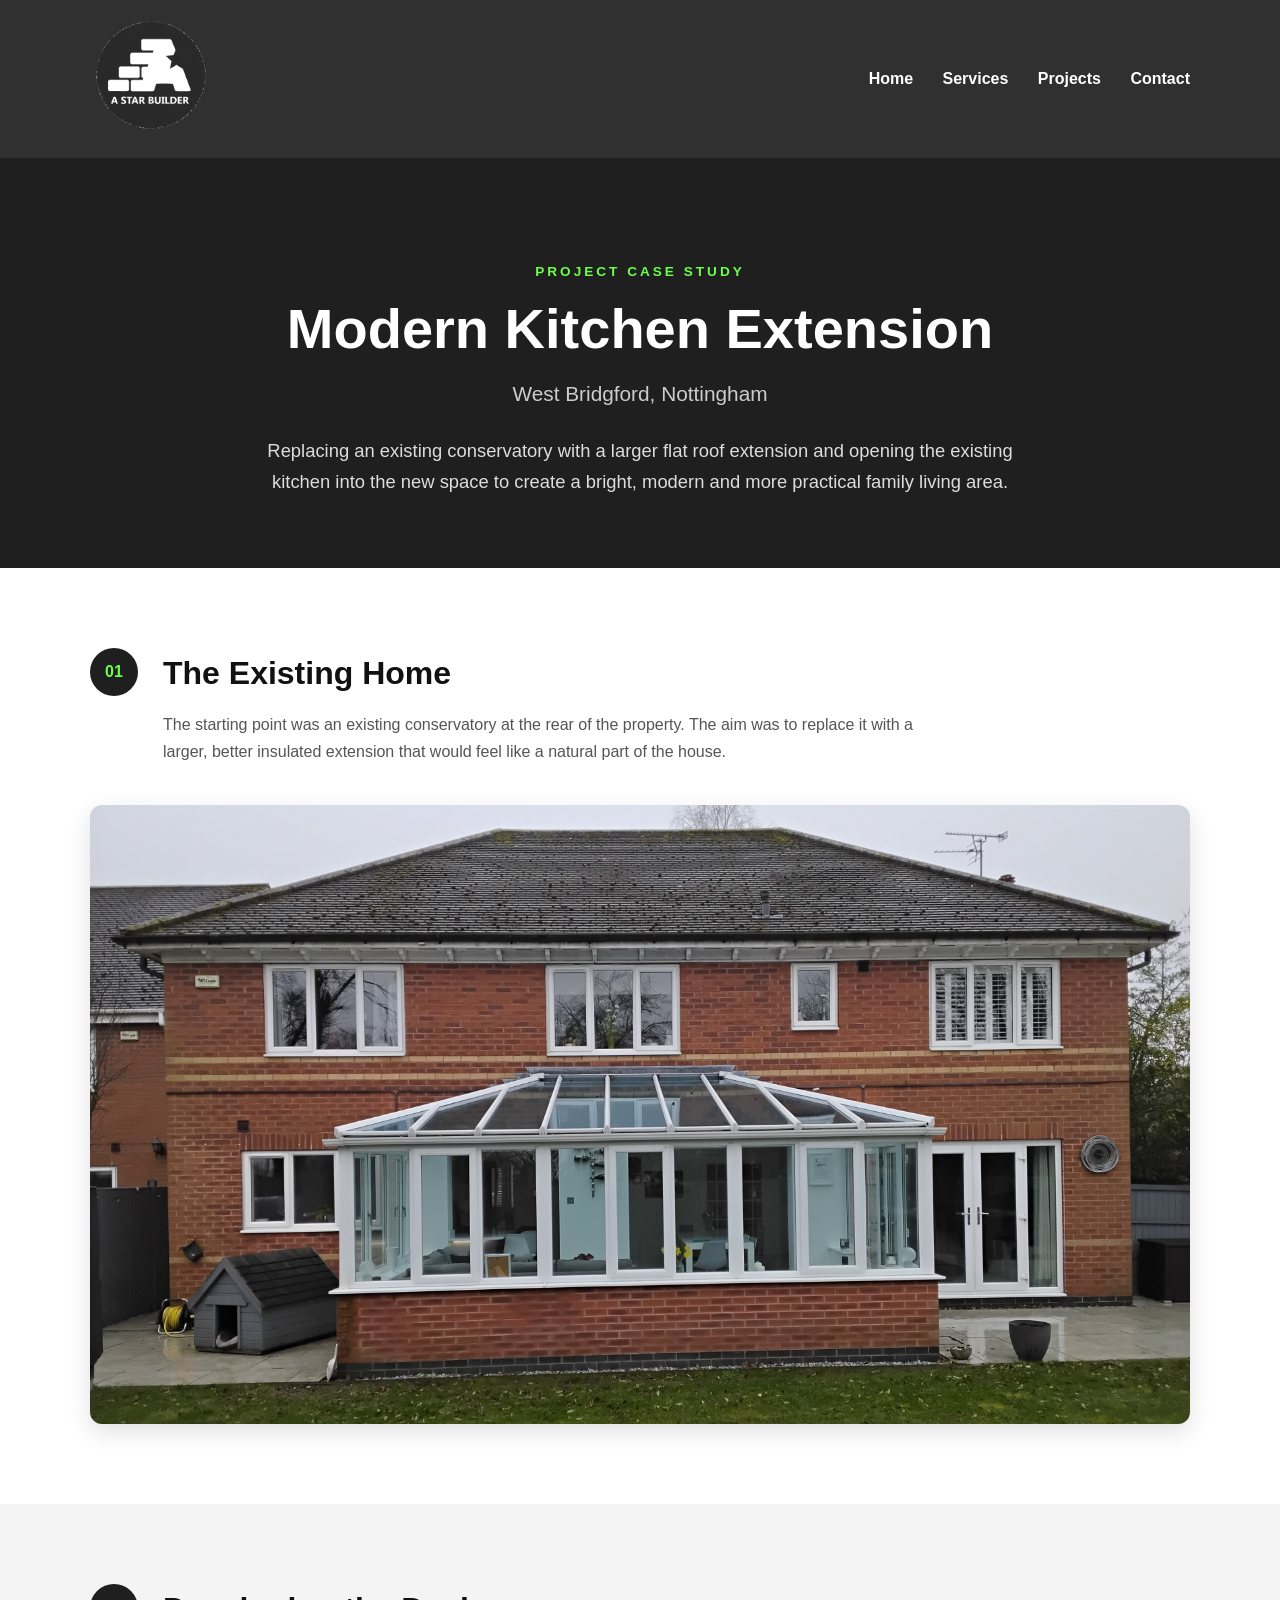
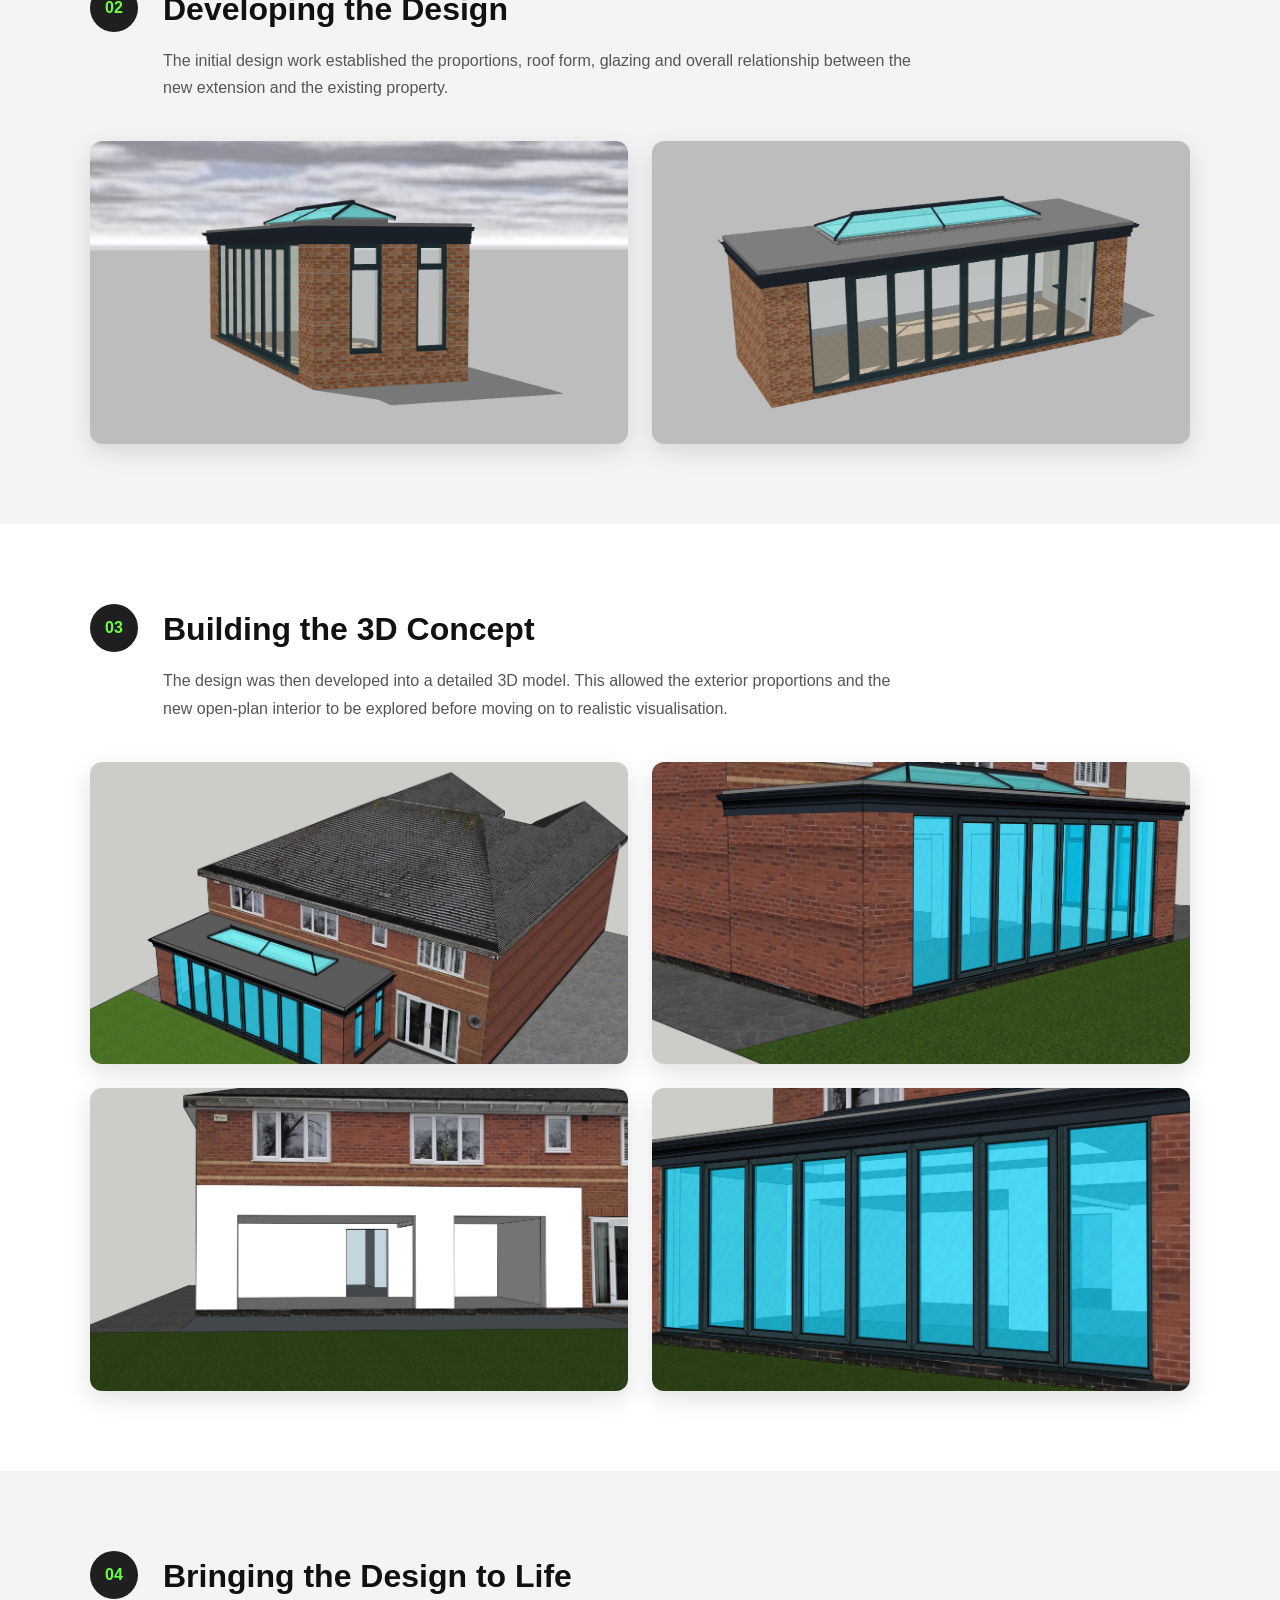
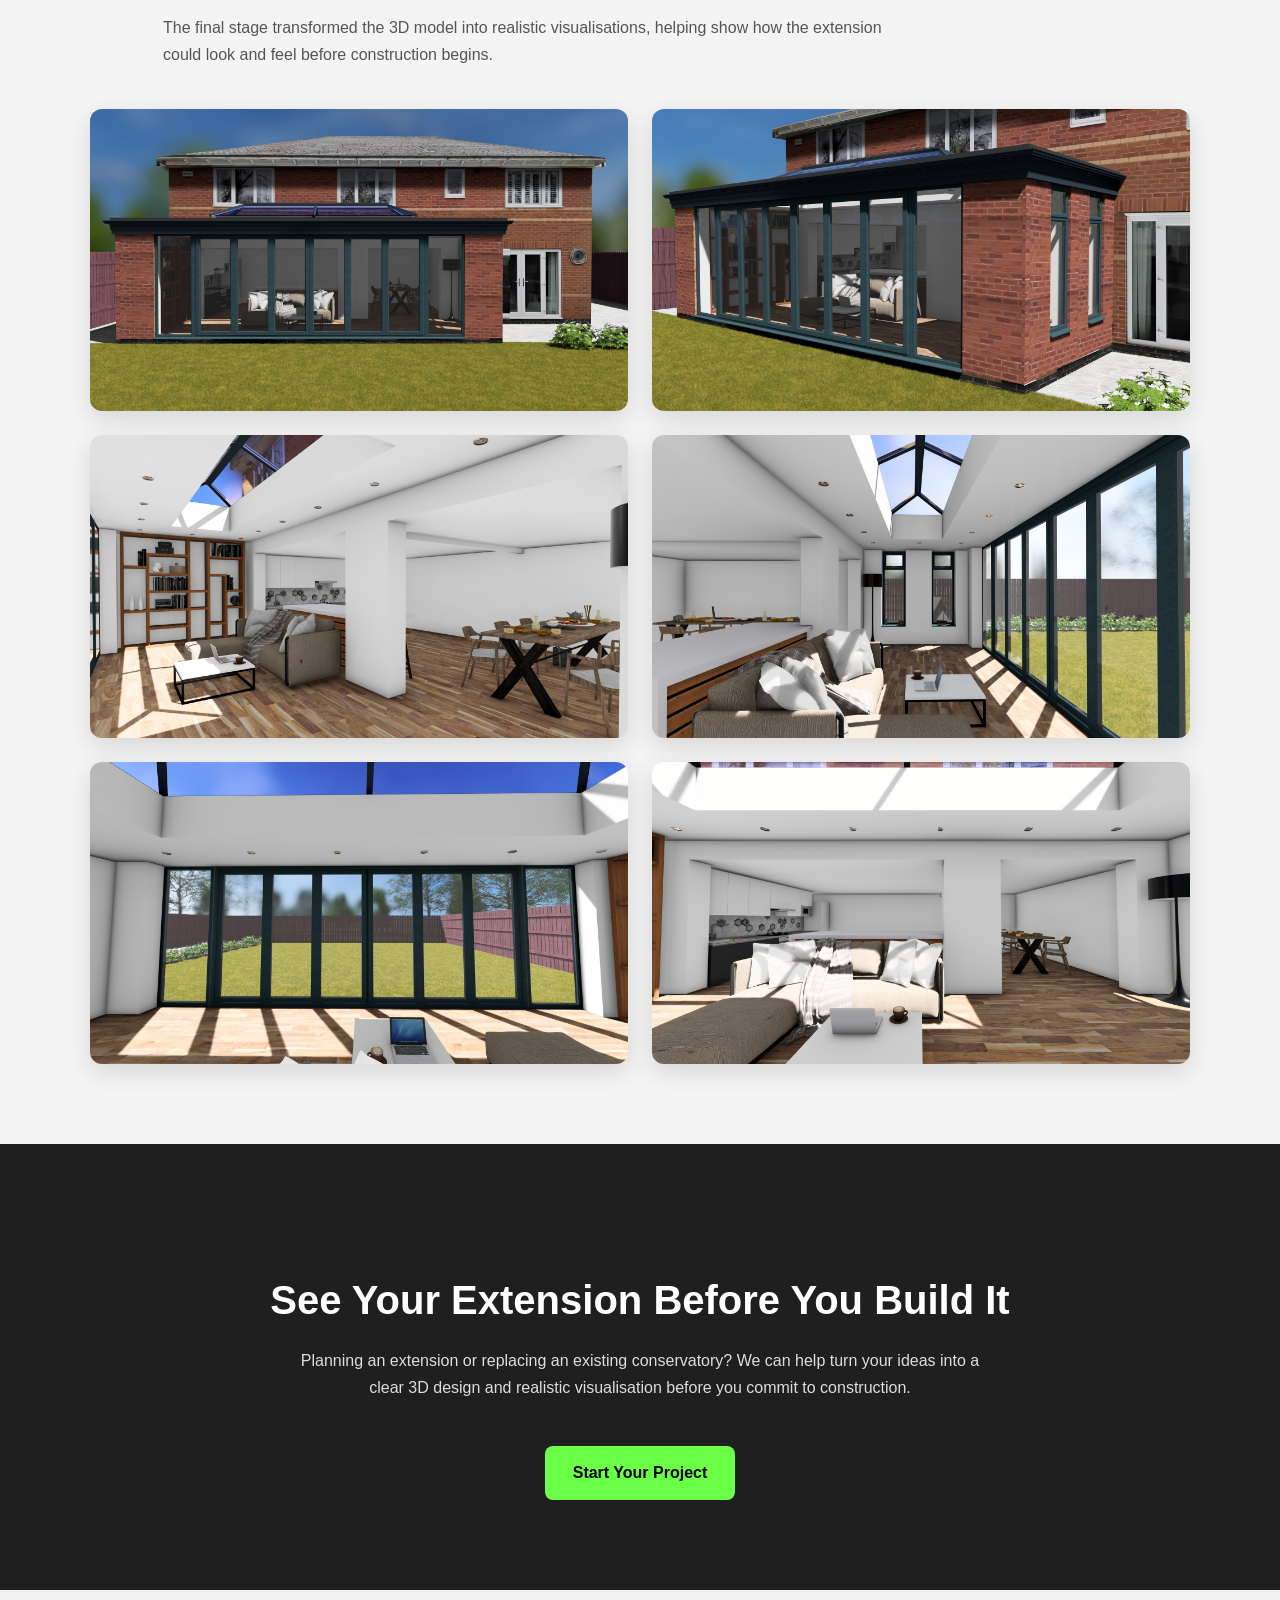
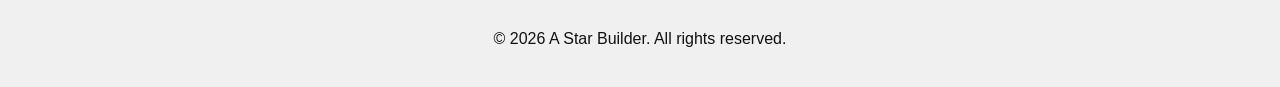
<file: project-west-bridgford.html>
<!DOCTYPE html>
<html lang="en">

<head>
  <meta charset="UTF-8">
  <meta name="viewport" content="width=device-width, initial-scale=1.0">

  <title>Modern Kitchen Extension | West Bridgford | A Star Builder</title>

  <meta name="description"
        content="Explore the design journey of a modern flat roof kitchen extension in West Bridgford, Nottingham, from the existing conservatory through 3D design and realistic visualisation.">

  <link rel="stylesheet" href="styles.css">
</head>


<body>

<!-- HEADER -->

<header>
  <div class="container">

    <a href="index.html">
      <img src="logo.png"
           alt="A Star Builder"
           style="height:120px; width:auto;">
    </a>

    <nav>
      <a href="index.html">Home</a>
      <a href="index.html#services">Services</a>
      <a href="projects.html">Projects</a>
      <a href="index.html#contact">Contact</a>
    </nav>

  </div>
</header>


<!-- PROJECT INTRO -->

<section class="project-hero">
  <div class="container">

    <p class="project-label">PROJECT CASE STUDY</p>

    <h1>Modern Kitchen Extension</h1>

    <h2>West Bridgford, Nottingham</h2>

    <p class="project-intro">
      Replacing an existing conservatory with a larger flat roof extension
      and opening the existing kitchen into the new space to create a bright,
      modern and more practical family living area.
    </p>

  </div>
</section>


<!-- 01 EXISTING HOME -->

<section class="project-section">
  <div class="container">

    <div class="project-heading">
      <span>01</span>
      <div>
        <h2>The Existing Home</h2>
        <p>
          The starting point was an existing conservatory at the rear of the
          property. The aim was to replace it with a larger, better insulated
          extension that would feel like a natural part of the house.
        </p>
      </div>
    </div>

    <div class="gallery gallery-single">
      <img src="projects/west-bridgford-extension/f1.jpg"
           alt="Existing conservatory before the West Bridgford extension design"
           loading="lazy">
    </div>

  </div>
</section>


<!-- 02 DESIGN DEVELOPMENT -->

<section class="project-section project-section-alt">
  <div class="container">

    <div class="project-heading">
      <span>02</span>
      <div>
        <h2>Developing the Design</h2>
        <p>
          The initial design work established the proportions, roof form,
          glazing and overall relationship between the new extension and
          the existing property.
        </p>
      </div>
    </div>

    <div class="gallery gallery-two">

      <img src="projects/west-bridgford-extension/f2.png"
           alt="Extension design elevation"
           loading="lazy">

      <img src="projects/west-bridgford-extension/f3.png"
           alt="West Bridgford extension design drawing"
           loading="lazy">

    </div>

  </div>
</section>


<!-- 03 SKETCHUP -->

<section class="project-section">
  <div class="container">

    <div class="project-heading">
      <span>03</span>
      <div>
        <h2>Building the 3D Concept</h2>
        <p>
          The design was then developed into a detailed 3D model. This allowed
          the exterior proportions and the new open-plan interior to be
          explored before moving on to realistic visualisation.
        </p>
      </div>
    </div>

    <div class="gallery gallery-two">

      <img src="projects/west-bridgford-extension/f4.jpg"
           alt="SketchUp exterior model of the extension"
           loading="lazy">

      <img src="projects/west-bridgford-extension/f5.jpg"
           alt="SketchUp extension design"
           loading="lazy">

      <img src="projects/west-bridgford-extension/f6.jpg"
           alt="SketchUp interior showing the proposed open-plan kitchen extension"
           loading="lazy">

      <img src="projects/west-bridgford-extension/f7.jpg"
           alt="SketchUp exterior view of the proposed extension"
           loading="lazy">

    </div>

  </div>
</section>


<!-- 04 LUMION -->

<section class="project-section project-section-alt">
  <div class="container">

    <div class="project-heading">
      <span>04</span>
      <div>
        <h2>Bringing the Design to Life</h2>
        <p>
          The final stage transformed the 3D model into realistic
          visualisations, helping show how the extension could look and feel
          before construction begins.
        </p>
      </div>
    </div>

    <div class="gallery gallery-two">

      <img src="projects/west-bridgford-extension/f8.jpg"
           alt="Realistic exterior visualisation of the West Bridgford extension"
           loading="lazy">

      <img src="projects/west-bridgford-extension/f9.jpg"
           alt="Exterior visualisation of the proposed flat roof extension"
           loading="lazy">

      <img src="projects/west-bridgford-extension/f10.jpg"
           alt="Interior visualisation of the kitchen extension"
           loading="lazy">

      <img src="projects/west-bridgford-extension/f11.jpg"
           alt="Open-plan kitchen and living space visualisation"
           loading="lazy">

      <img src="projects/west-bridgford-extension/f12.jpg"
           alt="Interior extension design visualisation"
           loading="lazy">

      <img src="projects/west-bridgford-extension/f13.jpg"
           alt="Finished design concept for the West Bridgford extension"
           loading="lazy">

    </div>

  </div>
</section>


<!-- CALL TO ACTION -->

<section class="project-cta">
  <div class="container">

    <h2>See Your Extension Before You Build It</h2>

    <p>
      Planning an extension or replacing an existing conservatory?
      We can help turn your ideas into a clear 3D design and realistic
      visualisation before you commit to construction.
    </p>

    <a href="index.html#contact" class="btn">
      Start Your Project
    </a>

  </div>
</section>


<!-- FOOTER -->

<footer>
  <div class="container">
    <p>&copy; 2026 A Star Builder. All rights reserved.</p>
  </div>
</footer>


</body>
</html>
</file>
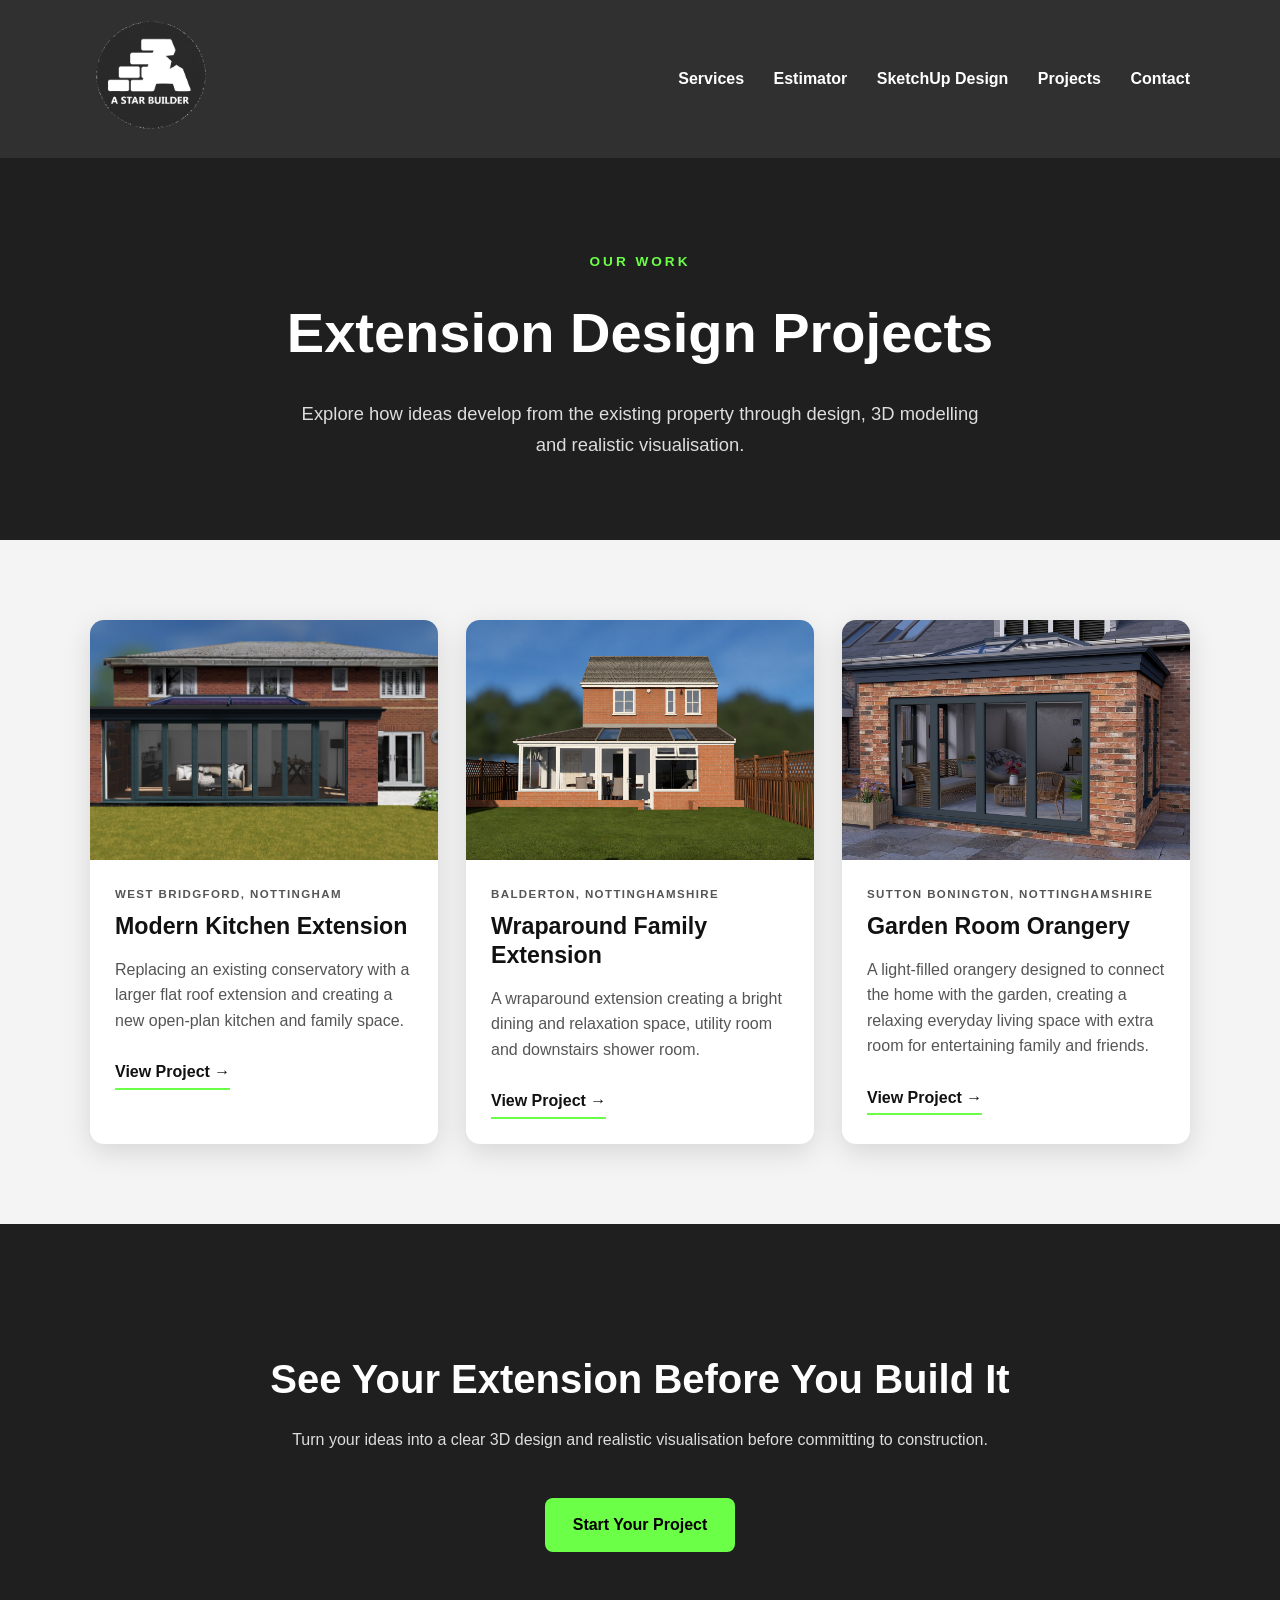
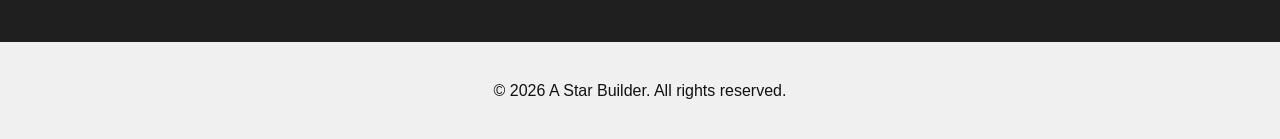
<file: projects.html>
<!DOCTYPE html>
<html lang="en">

<head>
  <meta charset="UTF-8">
  <meta name="viewport" content="width=device-width, initial-scale=1.0">

  <title>Extension Design Projects | A Star Builder Nottingham</title>

  <meta name="description"
        content="Explore A Star Builder extension design projects in Nottingham, including existing properties, design development, 3D SketchUp models and realistic visualisations.">

  <link rel="stylesheet" href="styles.css">
</head>


<body>

<!-- HEADER -->

<header>
  <div class="container">

    <div class="logo-container">
      <a href="index.html">
        <img src="logo.png"
             alt="A Star Builder Logo"
             style="height:120px;">
      </a>
    </div>

    <nav>
      <a href="index.html#services">Services</a>
      <a href="index.html#calculator">Estimator</a>
      <a href="index.html#sketchup">SketchUp Design</a>
      <a href="projects.html">Projects</a>
      <a href="index.html#contact">Contact</a>
    </nav>

  </div>
</header>


<!-- PROJECTS INTRO -->

<section class="projects-hero">

  <div class="container">

    <p class="project-label">OUR WORK</p>

    <h1>Extension Design Projects</h1>

    <p>
      Explore how ideas develop from the existing property through
      design, 3D modelling and realistic visualisation.
    </p>

  </div>

</section>


<!-- PROJECTS -->

<section class="projects-page">

  <div class="container">

    <div class="projects-grid">


      <!-- PROJECT 1 -->

      <article class="project-card">

        <a href="project-west-bridgford.html">

          <img src="projects/west-bridgford-extension/f8.jpg"
               alt="Modern flat roof extension design in West Bridgford">

        </a>

        <div class="project-card-content">

          <p class="project-location">
            WEST BRIDGFORD, NOTTINGHAM
          </p>

          <h2>Modern Kitchen Extension</h2>

          <p>
            Replacing an existing conservatory with a larger flat roof
            extension and creating a new open-plan kitchen and family space.
          </p>

          <a href="project-west-bridgford.html"
             class="project-link">
            View Project →
          </a>

        </div>

      </article>


      <!-- PROJECT 2 -->

<article class="project-card">

  <a href="project-balderton.html">

    <img src="projects/balderton-extension/p8.png"
         alt="Wraparound family extension in Balderton">

  </a>

  <div class="project-card-content">

    <p class="project-location">
      BALDERTON, NOTTINGHAMSHIRE
    </p>

    <h2>Wraparound Family Extension</h2>

    <p>
      A wraparound extension creating a bright dining and relaxation
      space, utility room and downstairs shower room.
    </p>

    <a href="project-balderton.html"
       class="project-link">
      View Project →
    </a>

  </div>

</article>

     <!-- PROJECT 3 -->

<article class="project-card">

  <a href="project-sutton-bonington.html">

    <img src="projects/sutton-bonington-extension/w8.jpg"
         alt="Garden room orangery in Sutton Bonington">

  </a>

  <div class="project-card-content">

    <p class="project-location">
      SUTTON BONINGTON, NOTTINGHAMSHIRE
    </p>

    <h2>Garden Room Orangery</h2>

    <p>
      A light-filled orangery designed to connect the home with the garden,
      creating a relaxing everyday living space with extra room for
      entertaining family and friends.
    </p>

    <a href="project-sutton-bonington.html"
       class="project-link">
      View Project →
    </a>

  </div>

</article>


    </div>

  </div>

</section>


<!-- CTA -->

<section class="project-cta">

  <div class="container">

    <h2>See Your Extension Before You Build It</h2>

    <p>
      Turn your ideas into a clear 3D design and realistic visualisation
      before committing to construction.
    </p>

    <a href="index.html#contact" class="btn">
      Start Your Project
    </a>

  </div>

</section>


<!-- FOOTER -->

<footer>

  <div class="container">
    <p>&copy; 2026 A Star Builder. All rights reserved.</p>
  </div>

</footer>


</body>
</html>
</file>
<file: styles.css>
body {
  margin: 0;
  font-family: Arial, sans-serif;
  color: #111;
  line-height: 1.6;
}

.container {
  width: 90%;
  max-width: 1100px;
  margin: auto;
}

header {
 background:
linear-gradient(rgba(35,35,35,0.94), rgba(35,35,35,0.94)),
url('https://www.transparenttextures.com/patterns/clean-gray-paper.png');
  padding: 15px 0;
  position: sticky;
  top: 0;
  z-index: 1000;
  backdrop-filter: blur(10px);
}

header .container {
  display: flex;
  justify-content: space-between;
  align-items: center;
}

nav a {
  color: white;
  margin-left: 25px;
  text-decoration: none;
  font-weight: 600;
  transition: 0.3s;
}

nav a:hover {
  color: #6cff47;
}

.hero {
  background:
    linear-gradient(rgba(0,0,0,0.55), rgba(0,0,0,0.55)),
    url('hero.jpg');

  background-size: cover;
  background-position: center;
  color: white;
  padding: 300px 0 140px;
  text-align: left;
}

.hero h2 {
  font-size: 4rem;
  max-width: 700px;
  line-height: 1.1;
}

.hero p {
  font-size: 1.2rem;
  max-width: 600px;
}

.btn {
  display: inline-block;
  padding: 14px 28px;
  background: #6cff47;
  color: black;
  text-decoration: none;
  font-weight: bold;
  border-radius: 8px;
  margin-top: 20px;
}

.section {
  padding: 60px 0;
}

.dark {
  background:
  linear-gradient(rgba(40,40,40,0.96), rgba(40,40,40,0.96)),
  url('https://www.transparenttextures.com/patterns/concrete-wall.png');

  color: white;
}

.grid {
  display: grid;
  grid-template-columns: repeat(auto-fit, minmax(250px, 1fr));
  gap: 20px;
}

.card {
  padding: 20px;
  border: 1px solid #ddd;
  background: white;
}

.dark .card {
  color: black;
}

.form input,
.form select {
  width: 100%;
  padding: 10px;
  margin-bottom: 10px;
}

button {
  padding: 10px 20px;
  background: white;
  border: none;
  cursor: pointer;
}

footer {
  text-align: center;
  padding: 20px;
  background: #f0f0f0;
}

.logo-container {
  display: flex;
  align-items: center;
}

.logo {
  height: 65px;
  width: auto;
}

.trust-section {
  padding: 60px 0;
  background: #f5f5f5;
}

.trust-banner {
  width: 100%;
  border-radius: 16px;
  display: block;
}

.whatsapp-button {
  position: fixed;
  bottom: 25px;
  right: 25px;
  background: #25D366;
  color: white;
  padding: 16px 22px;
  border-radius: 50px;
  text-decoration: none;
  font-weight: bold;
  z-index: 9999;
  box-shadow: 0 4px 12px rgba(0,0,0,0.3);
  transition: 0.3s;
}

.whatsapp-button:hover {
  transform: scale(1.05);
}




/* ========================================
   PROJECT CASE STUDY PAGES
   ======================================== */

.project-hero {
  padding: 90px 0 70px;
  background: #1f1f1f;
  color: white;
  text-align: center;
}

.project-label {
  color: #6cff47;
  font-size: 0.85rem;
  font-weight: 700;
  letter-spacing: 3px;
  margin-bottom: 15px;
}

.project-hero h1 {
  font-size: 3.5rem;
  margin: 0 0 10px;
  line-height: 1.1;
}

.project-hero h2 {
  font-size: 1.3rem;
  font-weight: 400;
  color: #cccccc;
  margin-bottom: 25px;
}

.project-intro {
  max-width: 760px;
  margin: 0 auto;
  font-size: 1.15rem;
  line-height: 1.7;
  color: #dddddd;
}


/* PROJECT SECTIONS */

.project-section {
  padding: 80px 0;
  background: #ffffff;
}

.project-section-alt {
  background: #f4f4f4;
}

.project-heading {
  display: flex;
  gap: 25px;
  max-width: 900px;
  margin-bottom: 40px;
}

.project-heading > span {
  font-size: 1rem;
  font-weight: 700;
  color: #6cff47;
  background: #1f1f1f;
  width: 48px;
  height: 48px;
  min-width: 48px;
  border-radius: 50%;
  display: flex;
  align-items: center;
  justify-content: center;
}

.project-heading h2 {
  margin: 0 0 12px;
  font-size: 2rem;
}

.project-heading p {
  margin: 0;
  max-width: 750px;
  line-height: 1.7;
  color: #555555;
}


/* PROJECT IMAGE GALLERY */

.gallery {
  display: grid;
  gap: 24px;
}

.gallery-single {
  grid-template-columns: 1fr;
}

.gallery-two {
  grid-template-columns: repeat(2, 1fr);
}

.gallery img {
  width: 100%;
  height: auto;
  display: block;
  border-radius: 12px;
  box-shadow: 0 8px 25px rgba(0,0,0,0.12);
}


/* CALL TO ACTION */

.project-cta {
  padding: 90px 20px;
  background: #1f1f1f;
  color: white;
  text-align: center;
}

.project-cta h2 {
  font-size: 2.5rem;
  margin-bottom: 15px;
}

.project-cta p {
  max-width: 700px;
  margin: 0 auto 25px;
  line-height: 1.7;
  color: #dddddd;
}


/* MOBILE */

@media (max-width: 768px) {

  .project-hero {
    padding: 60px 20px;
  }

  .project-hero h1 {
    font-size: 2.4rem;
  }

  .project-section {
    padding: 55px 0;
  }

  .gallery-two {
    grid-template-columns: 1fr;
  }

  .project-heading {
    gap: 15px;
  }

  .project-heading h2 {
    font-size: 1.6rem;
  }

  .project-cta h2 {
    font-size: 2rem;
  }
}

/* ========================================
   PROJECTS / PORTFOLIO PAGE
   ======================================== */

.projects-hero {
  background: #1f1f1f;
  color: white;
  text-align: center;
  padding: 80px 20px;
}

.projects-hero h1 {
  font-size: 3.5rem;
  margin: 10px 0 20px;
}

.projects-hero > .container > p:last-child {
  max-width: 700px;
  margin: 0 auto;
  color: #dddddd;
  font-size: 1.15rem;
  line-height: 1.7;
}


/* PROJECT GRID */

.projects-page {
  padding: 80px 0;
  background: #f4f4f4;
}

.projects-grid {
  display: grid;
  grid-template-columns: repeat(3, 1fr);
  gap: 30px;
  align-items: stretch;
}


/* PROJECT CARDS */

.project-card {
  background: white;
  border-radius: 14px;
  overflow: hidden;
  box-shadow: 0 8px 30px rgba(0,0,0,0.10);
  transition: transform 0.3s ease, box-shadow 0.3s ease;
}

.project-card:hover {
  transform: translateY(-6px);
  box-shadow: 0 14px 35px rgba(0,0,0,0.16);
}

.project-card > a:first-child {
  display: block;
}

.project-card img {
  width: 100%;
  height: 280px;
  object-fit: cover;
  display: block;
}

.project-card-content {
  padding: 28px;
}

.project-location {
  color: #555555;
  font-size: 0.75rem;
  font-weight: 700;
  letter-spacing: 1.5px;
  margin: 0 0 10px;
}

.project-card h2 {
  font-size: 1.55rem;
  margin: 0 0 15px;
}

.project-card-content > p:not(.project-location) {
  color: #555555;
  line-height: 1.6;
}

.project-link {
  display: inline-block;
  margin-top: 12px;
  color: #111111;
  font-weight: 700;
  text-decoration: none;
  border-bottom: 2px solid #6cff47;
  padding-bottom: 3px;
}

.project-link:hover {
  color: #3daa24;
}


/* COMING SOON CARDS */

.project-placeholder {
  height: 280px;
  background: #252525;
  display: flex;
  align-items: center;
  justify-content: center;
}

.project-placeholder span {
  color: #6cff47;
  font-weight: 700;
  letter-spacing: 3px;
}


/* TABLET */

@media (max-width: 1000px) {

  .projects-grid {
    grid-template-columns: repeat(2, 1fr);
  }

}


/* MOBILE */

@media (max-width: 700px) {

  .projects-hero {
    padding: 60px 20px;
  }

  .projects-hero h1 {
    font-size: 2.4rem;
  }

  .projects-page {
    padding: 50px 0;
  }

  .projects-grid {
    grid-template-columns: 1fr;
  }

  .project-card img,
  .project-placeholder {
    height: 240px;
  }

}

/* ========================================
   PROJECTS PAGE - FINAL LAYOUT OVERRIDES
   ======================================== */

.projects-page .projects-grid {
  display: grid;
  grid-template-columns: repeat(3, minmax(0, 1fr));
  gap: 28px;
  align-items: stretch;
}

.projects-page .project-card {
  display: flex;
  flex-direction: column;
  background: #ffffff;
  border-radius: 14px;
  overflow: hidden;
  box-shadow: 0 8px 28px rgba(0, 0, 0, 0.12);
  min-width: 0;
}

.projects-page .project-card > a:first-child {
  display: block;
  width: 100%;
  height: 240px;
  overflow: hidden;
}

.projects-page .project-card img {
  display: block;
  width: 100% !important;
  height: 240px !important;
  max-width: 100%;
  object-fit: cover;
  margin: 0;
  border-radius: 0;
  box-shadow: none;
}

.projects-page .project-card-content {
  padding: 25px;
  flex-grow: 1;
}

.projects-page .project-card h2 {
  font-size: 1.45rem;
  line-height: 1.25;
  margin: 8px 0 14px;
}

.projects-page .project-location {
  font-size: 0.72rem;
  font-weight: 700;
  letter-spacing: 1.4px;
  color: #555;
  margin: 0;
}

.projects-page .project-card-content p {
  line-height: 1.6;
}

.projects-page .project-link {
  display: inline-block;
  margin-top: 10px;
  text-decoration: none;
  color: #111;
  font-weight: 700;
  border-bottom: 2px solid #6cff47;
}


/* COMING SOON */

.projects-page .project-placeholder {
  width: 100%;
  height: 240px;
  background: #222;
  display: flex;
  align-items: center;
  justify-content: center;
}

.projects-page .project-placeholder span {
  color: #6cff47;
  font-weight: 700;
  letter-spacing: 2px;
}


/* TABLET */

@media (max-width: 1000px) {

  .projects-page .projects-grid {
    grid-template-columns: repeat(2, minmax(0, 1fr));
  }

}


/* MOBILE */

@media (max-width: 700px) {

  .projects-page .projects-grid {
    grid-template-columns: 1fr;
  }

  .projects-page .project-card > a:first-child,
  .projects-page .project-card img,
  .projects-page .project-placeholder {
    height: 220px !important;
  }

}


/* =========================
   FEATURED PROJECTS
   ========================= */

.featured-projects {
    background: #f5f5f5;
    padding: 80px 0;
}

.featured-projects .project-label {
    color: #39e639;
    font-size: 0.85rem;
    font-weight: 700;
    letter-spacing: 3px;
    margin-bottom: 12px;
}

.featured-projects-heading {
    display: flex;
    justify-content: space-between;
    align-items: flex-end;
    gap: 40px;
    margin-bottom: 40px;
}

.featured-projects-heading h2 {
    font-size: 2.2rem;
    margin: 0 0 12px;
}

.featured-projects-heading p {
    max-width: 650px;
    margin: 0;
    line-height: 1.6;
    color: #555;
}

.featured-project-grid {
    display: grid;
    grid-template-columns: repeat(3, 1fr);
    gap: 24px;
}

.featured-project-card {
    background: #fff;
    border-radius: 14px;
    overflow: hidden;
    box-shadow: 0 8px 30px rgba(0, 0, 0, 0.08);
    transition: transform 0.25s ease, box-shadow 0.25s ease;
}

.featured-project-card:hover {
    transform: translateY(-5px);
    box-shadow: 0 14px 35px rgba(0, 0, 0, 0.14);
}

.featured-project-card > a {
    display: block;
    overflow: hidden;
}

.featured-project-card img {
    width: 100%;
    height: 250px;
    object-fit: cover;
    display: block;
    transition: transform 0.35s ease;
}

.featured-project-card:hover img {
    transform: scale(1.03);
}

.featured-project-content {
    padding: 25px;
}

.featured-project-content .project-location {
    color: #555;
    font-size: 0.75rem;
    font-weight: 700;
    letter-spacing: 1.4px;
    margin: 0 0 10px;
}

.featured-project-content h3 {
    font-size: 1.35rem;
    margin: 0 0 12px;
}

.featured-project-content > p:not(.project-location) {
    color: #555;
    line-height: 1.55;
    margin-bottom: 20px;
}

.featured-projects .project-link {
    color: #111;
    font-weight: 700;
    text-decoration: none;
}

.featured-projects .project-link:hover {
    color: #2bcf2b;
}


/* FEATURED PROJECTS - MOBILE */

@media (max-width: 800px) {

    .featured-projects {
        padding: 55px 0;
    }

    .featured-projects-heading {
        display: block;
    }

    .featured-projects-heading > .project-link {
        display: inline-block;
        margin-top: 18px;
    }

    .featured-project-grid {
        grid-template-columns: 1fr;
    }

    .featured-project-card img {
        height: 230px;
    }

}


/* =========================
   DESIGN SERVICES
   ========================= */

.design-services {
    max-width: 1200px;
}

.design-services .service-label {
    color: #39e639;
    font-size: 0.85rem;
    font-weight: 700;
    letter-spacing: 3px;
    margin-bottom: 12px;
}

.design-services > h2 {
    font-size: 2.4rem;
    margin: 0 0 15px;
}

.service-intro {
    max-width: 700px;
    color: #555;
    font-size: 1.05rem;
    line-height: 1.7;
    margin: 0 0 45px;
}

.design-package-grid {
    display: grid;
    grid-template-columns: repeat(3, 1fr);
    gap: 24px;
    align-items: stretch;
}

.design-package {
    position: relative;
    background: #fff;
    border: 1px solid #e2e2e2;
    border-radius: 14px;
    padding: 32px;
    box-shadow: 0 8px 30px rgba(0, 0, 0, 0.06);
}

.design-package.featured-package {
    border: 2px solid #39e639;
}

.package-badge {
    position: absolute;
    top: 0;
    right: 24px;
    transform: translateY(-50%);
    background: #39e639;
    color: #111;
    padding: 7px 13px;
    border-radius: 20px;
    font-size: 0.7rem;
    font-weight: 800;
    letter-spacing: 1px;
}

.package-number {
    color: #39e639;
    font-size: 0.8rem;
    font-weight: 800;
    letter-spacing: 2px;
    margin: 0 0 15px;
}

.design-package h3 {
    font-size: 1.45rem;
    margin: 0 0 8px;
}

.package-price {
    margin: 0 0 22px;
    color: #555;
}

.package-price strong {
    color: #111;
    font-size: 1.7rem;
}

.package-description {
    color: #555;
    line-height: 1.6;
    min-height: 76px;
    margin-bottom: 22px;
}

.package-features {
    list-style: none;
    padding: 0;
    margin: 0;
}

.package-features li {
    position: relative;
    padding: 10px 0 10px 28px;
    border-top: 1px solid #eeeeee;
    line-height: 1.45;
}

.package-features li::before {
    content: "✓";
    position: absolute;
    left: 2px;
    color: #2bcf2b;
    font-weight: 800;
}

.design-help {
    margin-top: 45px;
    padding: 35px 40px;
    background: #f5f5f5;
    border-radius: 14px;
    text-align: center;
}

.design-help h3 {
    margin: 0 0 10px;
    font-size: 1.45rem;
}

.design-help p {
    max-width: 650px;
    margin: 0 auto 5px;
    color: #555;
    line-height: 1.6;
}

@media (max-width: 800px) {

    .design-package-grid {
        grid-template-columns: 1fr;
        gap: 30px;
    }

    .design-services > h2 {
        font-size: 2rem;
    }

    .package-description {
        min-height: auto;
    }

    .design-help {
        padding: 30px 20px;
    }
}

/* =========================
   HERO BUTTONS
   ========================= */

.hero-buttons {
    display: flex;
    gap: 14px;
    align-items: center;
    flex-wrap: wrap;
    margin-top: 20px;
}

.hero-buttons .btn {
    margin-top: 0;
}

.hero-buttons .btn-secondary {
    background: rgba(0, 0, 0, 0.25);
    color: #fff;
    border: 2px solid #fff;
    padding: 12px 26px;
}

.hero-buttons .btn-secondary:hover {
    background: #fff;
    color: #111;
}

@media (max-width: 600px) {
    .hero-buttons {
        align-items: flex-start;
        flex-direction: column;
    }
}

/* =========================
   SERVICES
   ========================= */

.services-section {
    background: #fff;
    padding: 80px 0;
}

.services-section .service-label {
    color: #39e639;
    font-size: 0.85rem;
    font-weight: 700;
    letter-spacing: 3px;
    margin-bottom: 12px;
}

.services-section h2 {
    font-size: 2.2rem;
    margin: 0 0 12px;
}

.services-intro {
    max-width: 680px;
    color: #555;
    line-height: 1.7;
    margin: 0 0 40px;
}

.services-grid {
    display: grid;
    grid-template-columns: repeat(3, 1fr);
    gap: 24px;
}

.service-card {
    background: #f7f7f7;
    border-radius: 14px;
    padding: 32px;
    border: 1px solid #e8e8e8;
    transition: transform 0.25s ease, box-shadow 0.25s ease;
}

.service-card:hover {
    transform: translateY(-4px);
    box-shadow: 0 10px 30px rgba(0, 0, 0, 0.08);
}

.service-number {
    color: #39e639;
    font-size: 0.8rem;
    font-weight: 800;
    letter-spacing: 2px;
    margin: 0 0 18px;
}

.service-card h3 {
    font-size: 1.35rem;
    margin: 0 0 15px;
}

.service-card > p:last-child {
    color: #555;
    line-height: 1.65;
    margin: 0;
}

@media (max-width: 800px) {
    .services-section {
        padding: 55px 0;
    }

    .services-grid {
        grid-template-columns: 1fr;
    }

    .services-section h2 {
        font-size: 2rem;
    }
}


/* =========================
   PROJECT COST ESTIMATOR
   ========================= */

.estimator-section {
    padding: 80px 0;
}

.estimator-section .estimator-label {
    color: #39e639;
    font-size: 0.85rem;
    font-weight: 700;
    letter-spacing: 3px;
    margin-bottom: 12px;
}

.estimator-section h2 {
    font-size: 2.2rem;
    margin: 0 0 12px;
}

.estimator-intro {
    max-width: 680px;
    color: #d0d0d0;
    line-height: 1.7;
    margin: 0 0 35px;
}

.estimator-box {
    max-width: 1000px;
    background: rgba(255, 255, 255, 0.06);
    border: 1px solid rgba(255, 255, 255, 0.12);
    border-radius: 14px;
    padding: 35px;
}

.estimator-fields {
    display: grid;
    grid-template-columns: 1fr 1fr 1fr;
    gap: 20px;
}

.estimator-field label {
    display: block;
    font-weight: 700;
    margin-bottom: 9px;
}

.estimator-field input,
.estimator-field select {
    width: 100%;
    box-sizing: border-box;
    height: 52px;
    border: 1px solid #ccc;
    border-radius: 8px;
    padding: 0 15px;
    font-size: 1rem;
    background: #fff;
    color: #111;
}

.input-with-unit {
    position: relative;
}

.input-with-unit input {
    padding-right: 75px;
}

.input-with-unit span {
    position: absolute;
    right: 15px;
    top: 50%;
    transform: translateY(-50%);
    color: #777;
    font-size: 0.85rem;
    pointer-events: none;
}

.estimator-note {
    color: #bbb;
    font-size: 0.9rem;
    line-height: 1.6;
    margin: 20px 0;
}

.estimator-button {
    display: inline-block;
    border: 0;
    border-radius: 8px;
    padding: 14px 28px;
    background: #6cff47;
    color: #111;
    font-weight: 700;
    font-size: 1rem;
    cursor: pointer;
    transition: transform 0.2s ease;
}

.estimator-button:hover {
    transform: translateY(-2px);
}

.estimator-result {
    margin-top: 30px;
}

@media (max-width: 800px) {

    .estimator-section {
        padding: 55px 0;
    }

    .estimator-fields {
        grid-template-columns: 1fr;
    }

    .estimator-box {
        padding: 25px 20px;
    }

    .estimator-section h2 {
        font-size: 2rem;
    }
}

/* =========================
   ESTIMATOR RESULT
   ========================= */

.estimate-output {
    margin-top: 30px;
    padding-top: 30px;
    border-top: 1px solid rgba(255, 255, 255, 0.15);
}

.estimate-label {
    color: #39e639;
    font-size: 0.75rem;
    font-weight: 800;
    letter-spacing: 2px;
    margin: 0 0 8px;
}

.estimate-area {
    color: #ccc;
    margin: 0 0 8px;
}

.estimate-price {
    font-size: 2.4rem;
    font-weight: 800;
    line-height: 1.2;
    color: #fff;
    margin: 8px 0 20px;
}

.estimate-explanation {
    max-width: 750px;
    line-height: 1.6;
    margin-bottom: 8px;
}

.estimate-disclaimer {
    max-width: 800px;
    color: #aaa;
    font-size: 0.88rem;
    line-height: 1.6;
    margin-bottom: 28px;
}

.estimate-next-step {
    background: rgba(255, 255, 255, 0.07);
    border-left: 3px solid #39e639;
    border-radius: 8px;
    padding: 25px 28px;
}

.estimate-next-step h3 {
    margin: 0 0 10px;
    font-size: 1.25rem;
}

.estimate-next-step p {
    max-width: 720px;
    color: #ccc;
    line-height: 1.6;
    margin: 0 0 5px;
}

.estimate-next-step .btn {
    margin-top: 18px;
}

.estimate-error {
    margin-top: 25px;
    padding: 15px 18px;
    background: rgba(255, 255, 255, 0.08);
    border-left: 3px solid #39e639;
    border-radius: 6px;
}

@media (max-width: 600px) {
    .estimate-price {
        font-size: 1.9rem;
    }

    .estimate-next-step {
        padding: 22px 18px;
    }
}

/* =========================
   CONTACT
   ========================= */

#contact {
    padding: 80px 0;
}

#contact .contact-label {
    color: #39e639;
    font-size: 0.85rem;
    font-weight: 700;
    letter-spacing: 3px;
    margin-bottom: 12px;
}

#contact h2 {
    font-size: 2.4rem;
    margin: 0 0 15px;
}

.contact-intro {
    max-width: 700px;
    color: #ddd;
    font-size: 1.05rem;
    line-height: 1.7;
    margin: 0 0 12px;
}

.contact-reassurance {
    max-width: 700px;
    color: #aaa;
    line-height: 1.7;
    margin: 0;
}

#contact .btn {
    margin-top: 25px;
}

@media (max-width: 800px) {
    #contact {
        padding: 55px 0;
    }

    #contact h2 {
        font-size: 2rem;
    }
}
</file>
